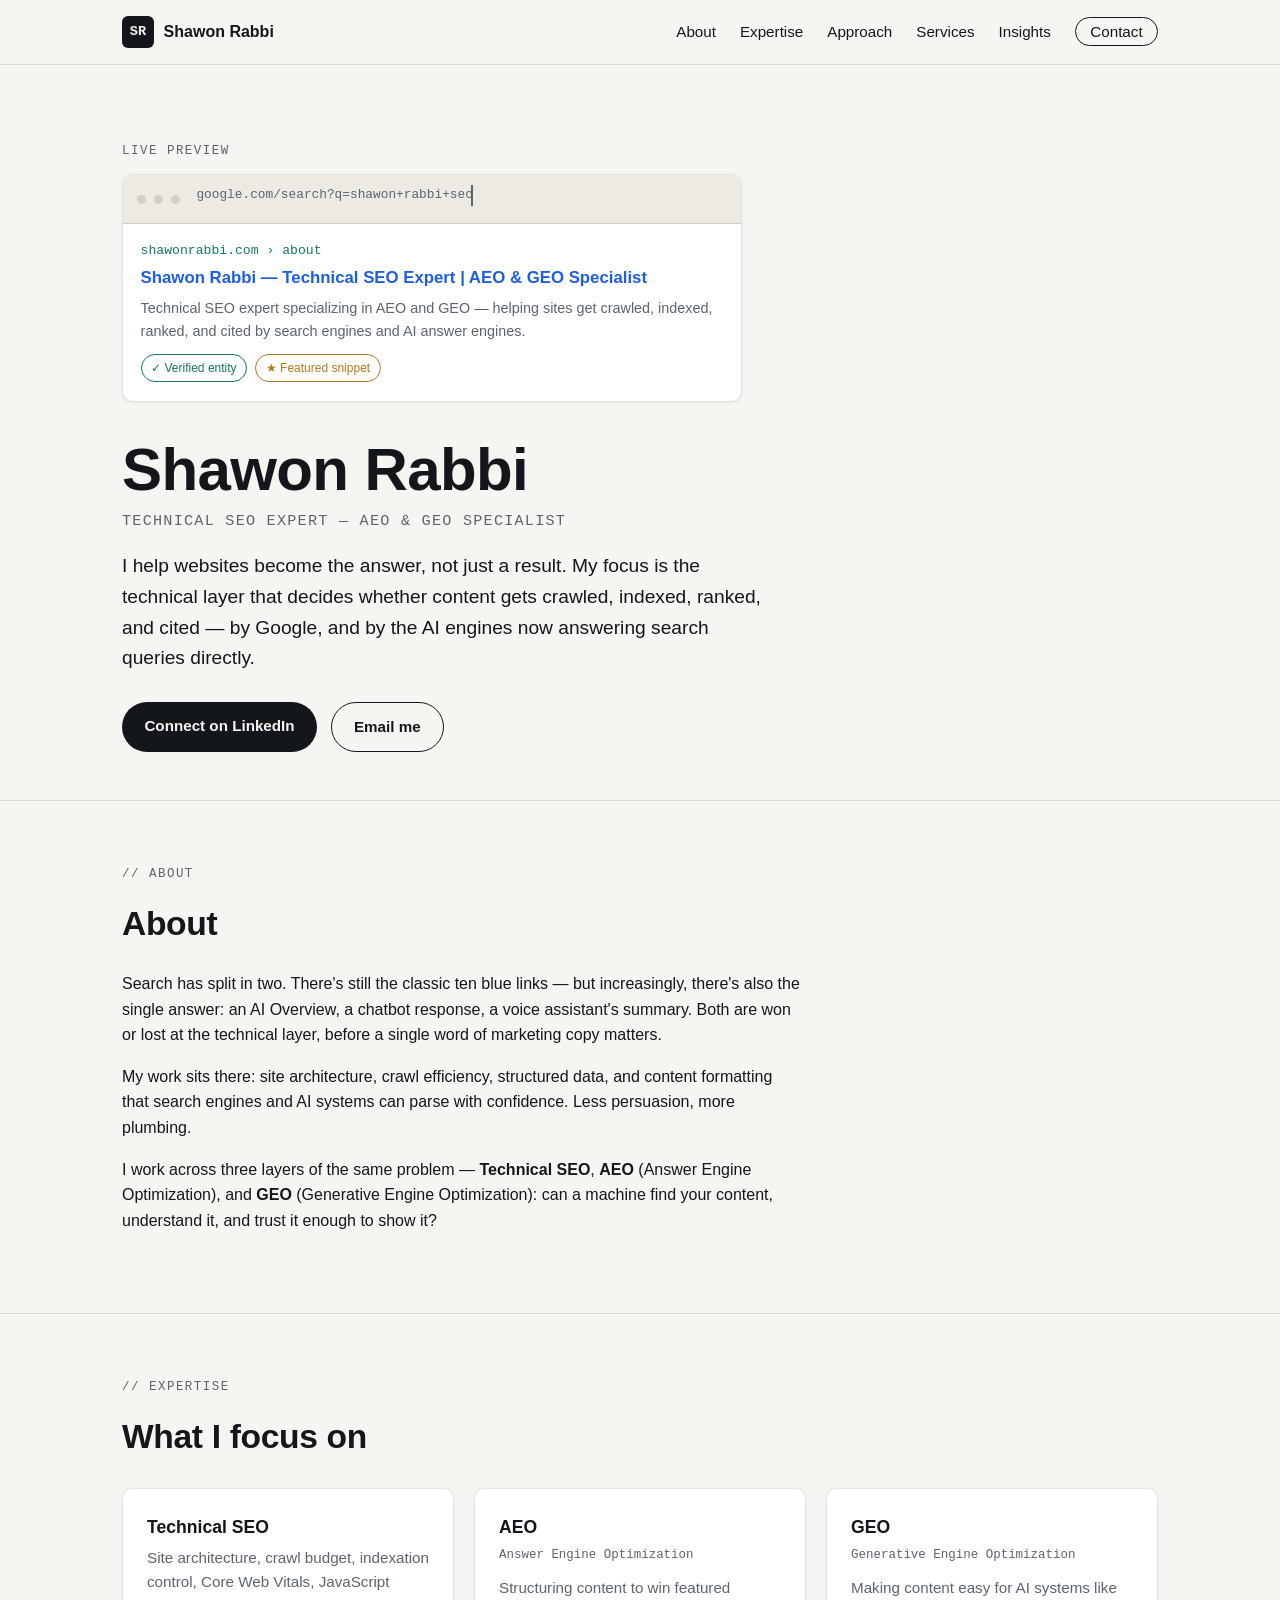
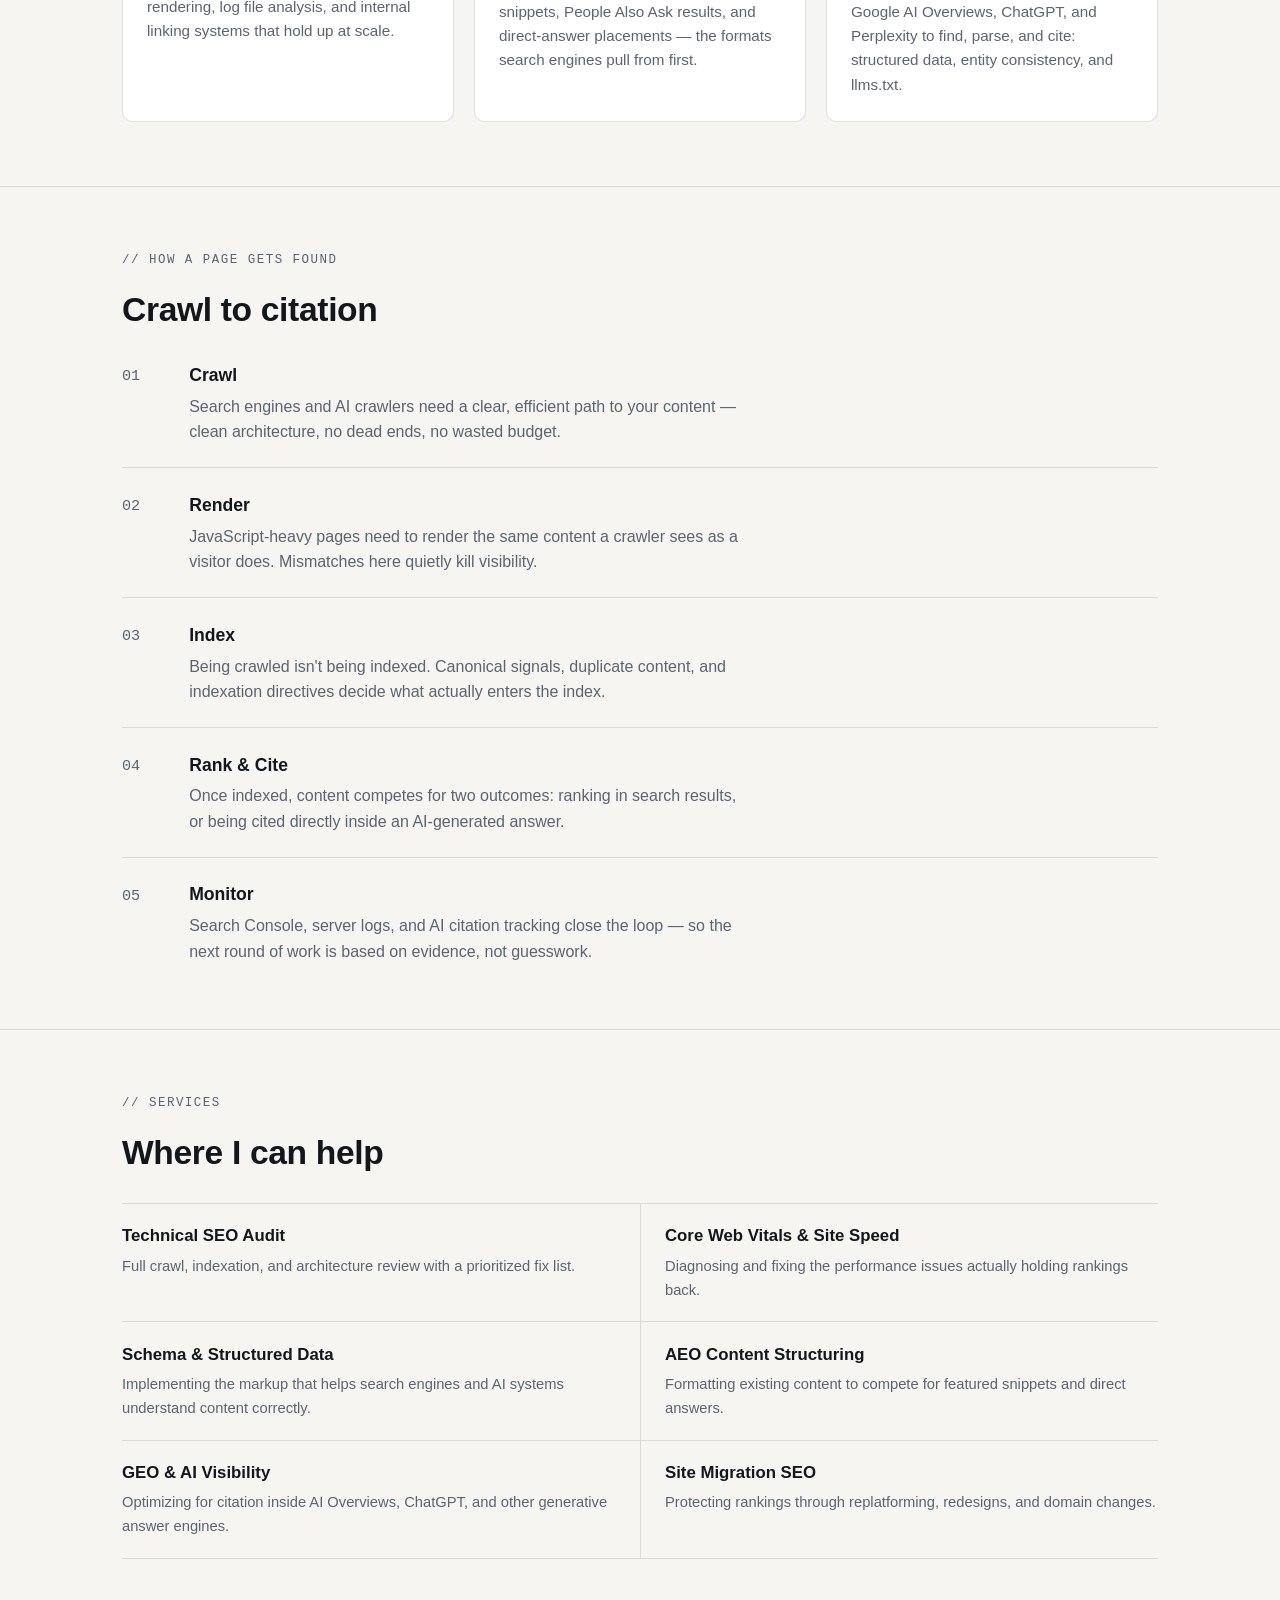
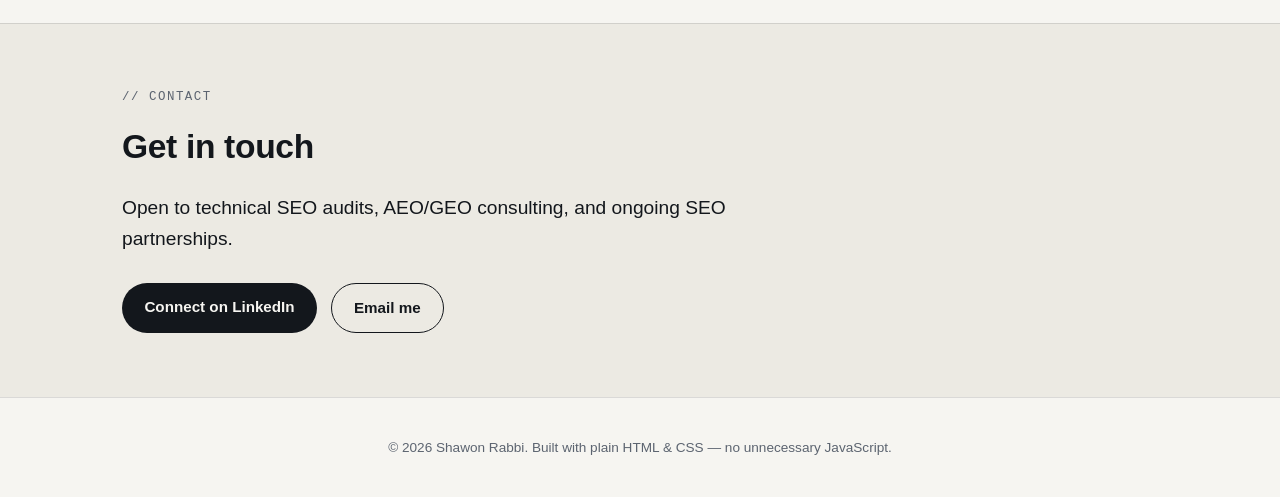
<file: index.html>
<!DOCTYPE html>
<html lang="en">
<head>
<meta charset="UTF-8">
<meta name="viewport" content="width=device-width, initial-scale=1">
<title>Shawon Rabbi — Technical SEO Expert | AEO & GEO Specialist</title>
<meta name="description" content="Shawon Rabbi is a technical SEO expert specializing in AEO (Answer Engine Optimization) and GEO (Generative Engine Optimization) — helping sites get crawled, indexed, ranked, and cited by search engines and AI answer engines.">
<meta name="robots" content="index, follow">
<meta name="theme-color" content="#13171C">
<link rel="canonical" href="https://shawonrabbi12.github.io/">

<!-- Open Graph -->
<meta property="og:type" content="profile">
<meta property="og:title" content="Shawon Rabbi — Technical SEO Expert | AEO & GEO Specialist">
<meta property="og:description" content="Technical SEO expert specializing in AEO and GEO — helping sites get crawled, indexed, ranked, and cited by search engines and AI answer engines.">
<meta property="og:url" content="https://shawonrabbi12.github.io/">
<meta property="profile:first_name" content="Shawon">
<meta property="profile:last_name" content="Rabbi">

<!-- Twitter -->
<meta name="twitter:card" content="summary">
<meta name="twitter:title" content="Shawon Rabbi — Technical SEO Expert | AEO & GEO Specialist">
<meta name="twitter:description" content="Technical SEO expert specializing in AEO and GEO — helping sites get crawled, indexed, ranked, and cited by search engines and AI answer engines.">

<link rel="icon" href="data:image/svg+xml,%3Csvg xmlns='http://www.w3.org/2000/svg' viewBox='0 0 100 100'%3E%3Crect width='100' height='100' rx='20' fill='%2313171C'/%3E%3Ctext x='50' y='66' font-size='42' font-family='ui-monospace,Menlo,Consolas,monospace' fill='%23F6F5F1' text-anchor='middle'%3ESR%3C/text%3E%3C/svg%3E">

<link rel="stylesheet" href="styles.css">

<!-- Structured data: Person -->
<script type="application/ld+json">
{
  "@context": "https://schema.org",
  "@type": "Person",
  "name": "Shawon Rabbi",
  "jobTitle": "Technical SEO Expert",
  "description": "Technical SEO expert specializing in AEO (Answer Engine Optimization) and GEO (Generative Engine Optimization).",
  "url": "https://shawonrabbi12.github.io/",
  "sameAs": [
    "https://www.linkedin.com/in/shawon-rabbi-340435397"
  ],
  "knowsAbout": [
    "Technical SEO",
    "Answer Engine Optimization",
    "Generative Engine Optimization",
    "Schema Markup",
    "Core Web Vitals",
    "Site Architecture"
  ]
}
</script>
</head>
<body>

<a class="skip-link" href="#main">Skip to content</a>

<header class="site-header">
  <nav class="nav" aria-label="Primary">
    <a href="#top" class="brand">
      <span class="brand-mark" aria-hidden="true">SR</span>
      <span class="brand-name">Shawon Rabbi</span>
    </a>
    <ul class="nav-list">
      <li><a href="#about">About</a></li>
      <li><a href="#expertise">Expertise</a></li>
      <li><a href="#approach">Approach</a></li>
      <li><a href="#services">Services</a></li>
      <li><a href="insights.html">Insights</a></li>
      <li><a href="#contact" class="nav-cta">Contact</a></li>
    </ul>
  </nav>
</header>

<main id="main">

  <header class="hero" id="top">
    <p class="eyebrow mono">live preview</p>

    <div class="serp" aria-hidden="true">
      <div class="serp-bar">
        <span class="dot"></span><span class="dot"></span><span class="dot"></span>
        <span class="serp-address mono"><span class="typing">google.com/search?q=shawon+rabbi+seo</span></span>
      </div>
      <div class="serp-result">
        <p class="serp-breadcrumb mono">shawonrabbi.com &rsaquo; about</p>
        <p class="serp-title">Shawon Rabbi — Technical SEO Expert | AEO &amp; GEO Specialist</p>
        <p class="serp-desc">Technical SEO expert specializing in AEO and GEO — helping sites get crawled, indexed, ranked, and cited by search engines and AI answer engines.</p>
        <div class="badges">
          <span class="badge badge-teal">&#10003; Verified entity</span>
          <span class="badge badge-amber">&#9733; Featured snippet</span>
        </div>
      </div>
    </div>

    <h1>Shawon Rabbi</h1>
    <p class="role mono">Technical SEO Expert &mdash; AEO &amp; GEO Specialist</p>
    <p class="lede">I help websites become the answer, not just a result. My focus is the technical layer that decides whether content gets crawled, indexed, ranked, and cited &mdash; by Google, and by the AI engines now answering search queries directly.</p>

    <div class="cta-row">
      <a class="btn btn-primary" href="https://www.linkedin.com/in/shawon-rabbi-340435397" target="_blank" rel="noopener noreferrer">Connect on LinkedIn</a>
      <a class="btn btn-secondary" href="mailto:shawonrabbi321@gmail.com">Email me</a>
    </div>
  </header>

  <section class="section" id="about">
    <div class="section-inner">
      <p class="eyebrow mono">// about</p>
      <h2>About</h2>
      <p>Search has split in two. There's still the classic ten blue links &mdash; but increasingly, there's also the single answer: an AI Overview, a chatbot response, a voice assistant's summary. Both are won or lost at the technical layer, before a single word of marketing copy matters.</p>
      <p>My work sits there: site architecture, crawl efficiency, structured data, and content formatting that search engines and AI systems can parse with confidence. Less persuasion, more plumbing.</p>
      <p>I work across three layers of the same problem &mdash; <strong>Technical SEO</strong>, <strong>AEO</strong> (Answer Engine Optimization), and <strong>GEO</strong> (Generative Engine Optimization): can a machine find your content, understand it, and trust it enough to show it?</p>
    </div>
  </section>

  <section class="section" id="expertise">
    <div class="section-inner">
      <p class="eyebrow mono">// expertise</p>
      <h2>What I focus on</h2>
      <div class="grid-3">
        <article class="card">
          <h3>Technical SEO</h3>
          <p>Site architecture, crawl budget, indexation control, Core Web Vitals, JavaScript rendering, log file analysis, and internal linking systems that hold up at scale.</p>
        </article>
        <article class="card">
          <h3>AEO</h3>
          <p class="card-sub mono">Answer Engine Optimization</p>
          <p>Structuring content to win featured snippets, People Also Ask results, and direct-answer placements &mdash; the formats search engines pull from first.</p>
        </article>
        <article class="card">
          <h3>GEO</h3>
          <p class="card-sub mono">Generative Engine Optimization</p>
          <p>Making content easy for AI systems like Google AI Overviews, ChatGPT, and Perplexity to find, parse, and cite: structured data, entity consistency, and llms.txt.</p>
        </article>
      </div>
    </div>
  </section>

  <section class="section" id="approach">
    <div class="section-inner">
      <p class="eyebrow mono">// how a page gets found</p>
      <h2>Crawl to citation</h2>
      <ol class="approach-list">
        <li class="approach-step">
          <span class="approach-num mono">01</span>
          <div>
            <h3>Crawl</h3>
            <p>Search engines and AI crawlers need a clear, efficient path to your content &mdash; clean architecture, no dead ends, no wasted budget.</p>
          </div>
        </li>
        <li class="approach-step">
          <span class="approach-num mono">02</span>
          <div>
            <h3>Render</h3>
            <p>JavaScript-heavy pages need to render the same content a crawler sees as a visitor does. Mismatches here quietly kill visibility.</p>
          </div>
        </li>
        <li class="approach-step">
          <span class="approach-num mono">03</span>
          <div>
            <h3>Index</h3>
            <p>Being crawled isn't being indexed. Canonical signals, duplicate content, and indexation directives decide what actually enters the index.</p>
          </div>
        </li>
        <li class="approach-step">
          <span class="approach-num mono">04</span>
          <div>
            <h3>Rank &amp; Cite</h3>
            <p>Once indexed, content competes for two outcomes: ranking in search results, or being cited directly inside an AI-generated answer.</p>
          </div>
        </li>
        <li class="approach-step">
          <span class="approach-num mono">05</span>
          <div>
            <h3>Monitor</h3>
            <p>Search Console, server logs, and AI citation tracking close the loop &mdash; so the next round of work is based on evidence, not guesswork.</p>
          </div>
        </li>
      </ol>
    </div>
  </section>

  <section class="section" id="services">
    <div class="section-inner">
      <p class="eyebrow mono">// services</p>
      <h2>Where I can help</h2>
      <ul class="services-list">
        <li class="service-item">
          <h3>Technical SEO Audit</h3>
          <p>Full crawl, indexation, and architecture review with a prioritized fix list.</p>
        </li>
        <li class="service-item">
          <h3>Core Web Vitals &amp; Site Speed</h3>
          <p>Diagnosing and fixing the performance issues actually holding rankings back.</p>
        </li>
        <li class="service-item">
          <h3>Schema &amp; Structured Data</h3>
          <p>Implementing the markup that helps search engines and AI systems understand content correctly.</p>
        </li>
        <li class="service-item">
          <h3>AEO Content Structuring</h3>
          <p>Formatting existing content to compete for featured snippets and direct answers.</p>
        </li>
        <li class="service-item">
          <h3>GEO &amp; AI Visibility</h3>
          <p>Optimizing for citation inside AI Overviews, ChatGPT, and other generative answer engines.</p>
        </li>
        <li class="service-item">
          <h3>Site Migration SEO</h3>
          <p>Protecting rankings through replatforming, redesigns, and domain changes.</p>
        </li>
      </ul>
    </div>
  </section>

  <section class="section section-contact" id="contact">
    <div class="section-inner">
      <p class="eyebrow mono">// contact</p>
      <h2>Get in touch</h2>
      <p class="lede">Open to technical SEO audits, AEO/GEO consulting, and ongoing SEO partnerships.</p>
      <div class="cta-row">
        <a class="btn btn-primary" href="https://www.linkedin.com/in/shawon-rabbi-340435397" target="_blank" rel="noopener noreferrer">Connect on LinkedIn</a>
        <a class="btn btn-secondary" href="mailto:shawonrabbi321@gmail.com">Email me</a>
      </div>
    </div>
  </section>

</main>

<footer class="site-footer">
  <p>&copy; 2026 Shawon Rabbi. Built with plain HTML &amp; CSS &mdash; no unnecessary JavaScript.</p>
</footer>

</body>
</html>
</file>
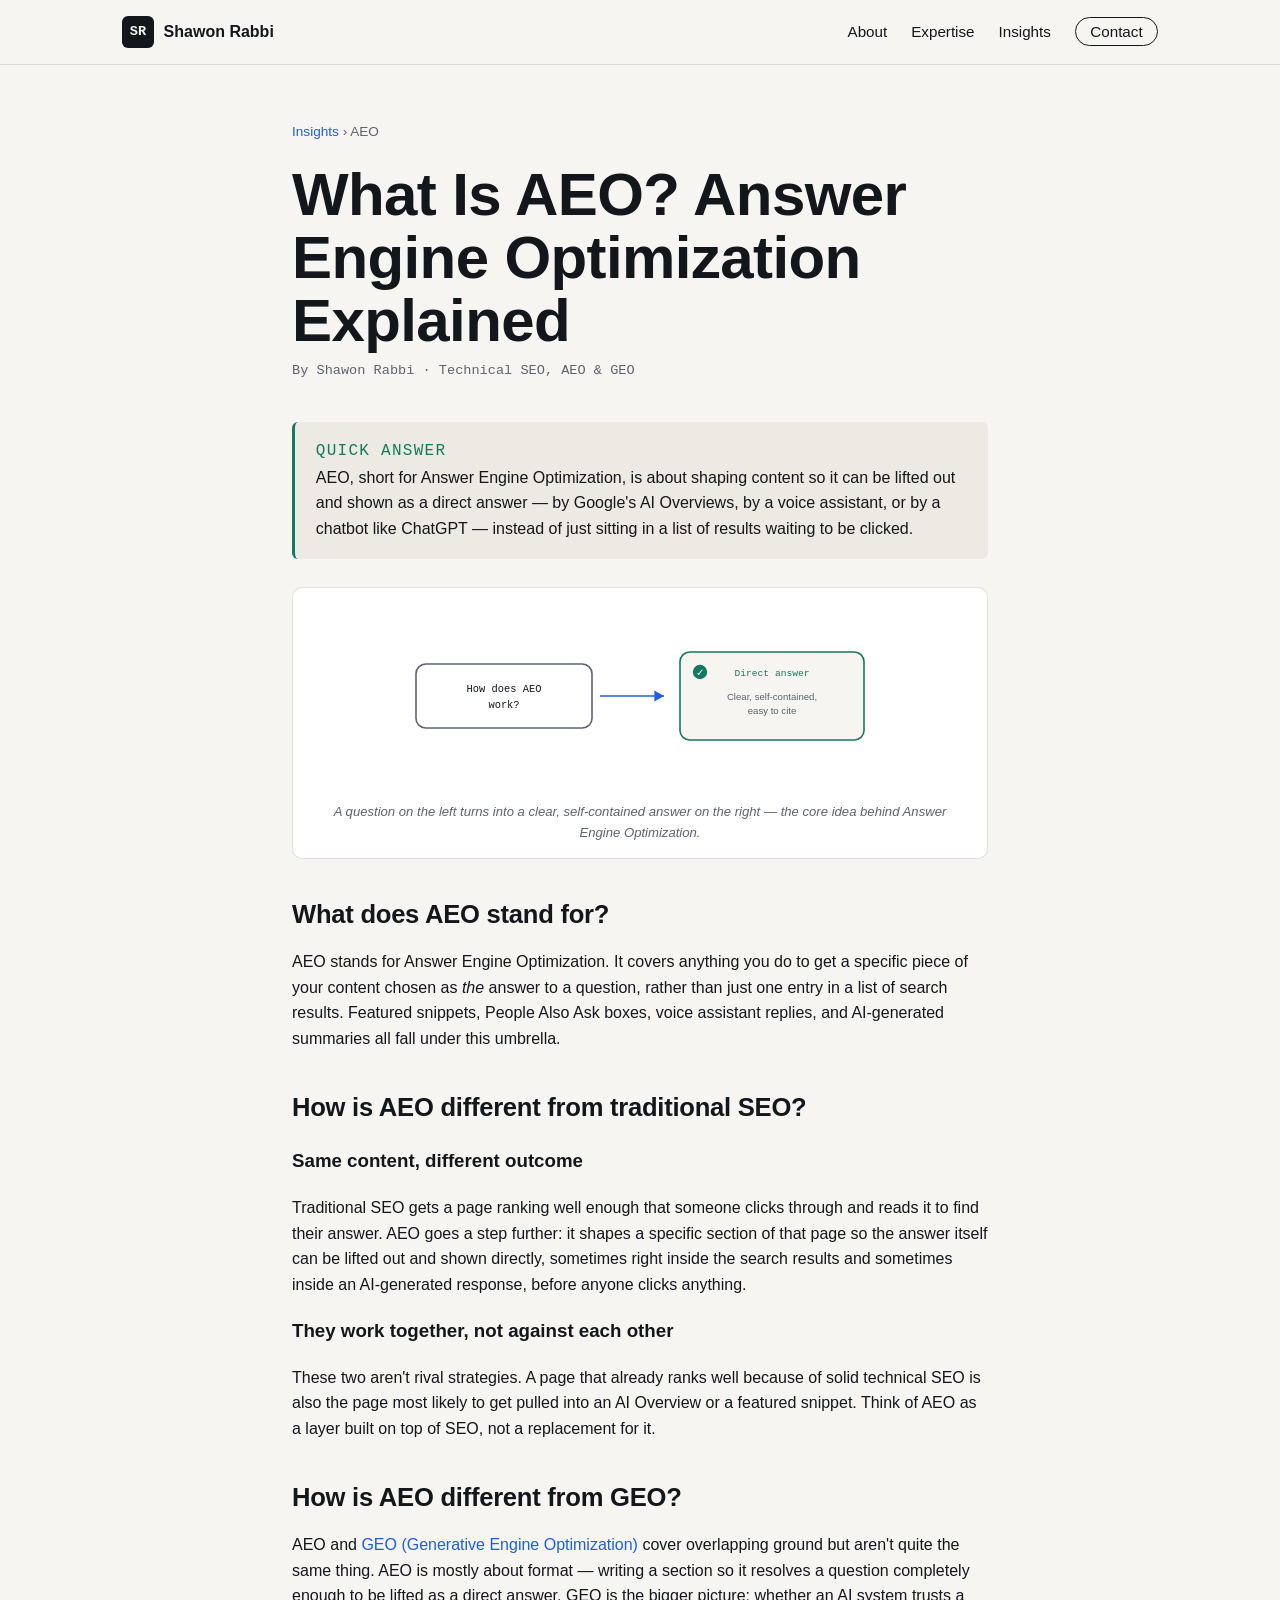
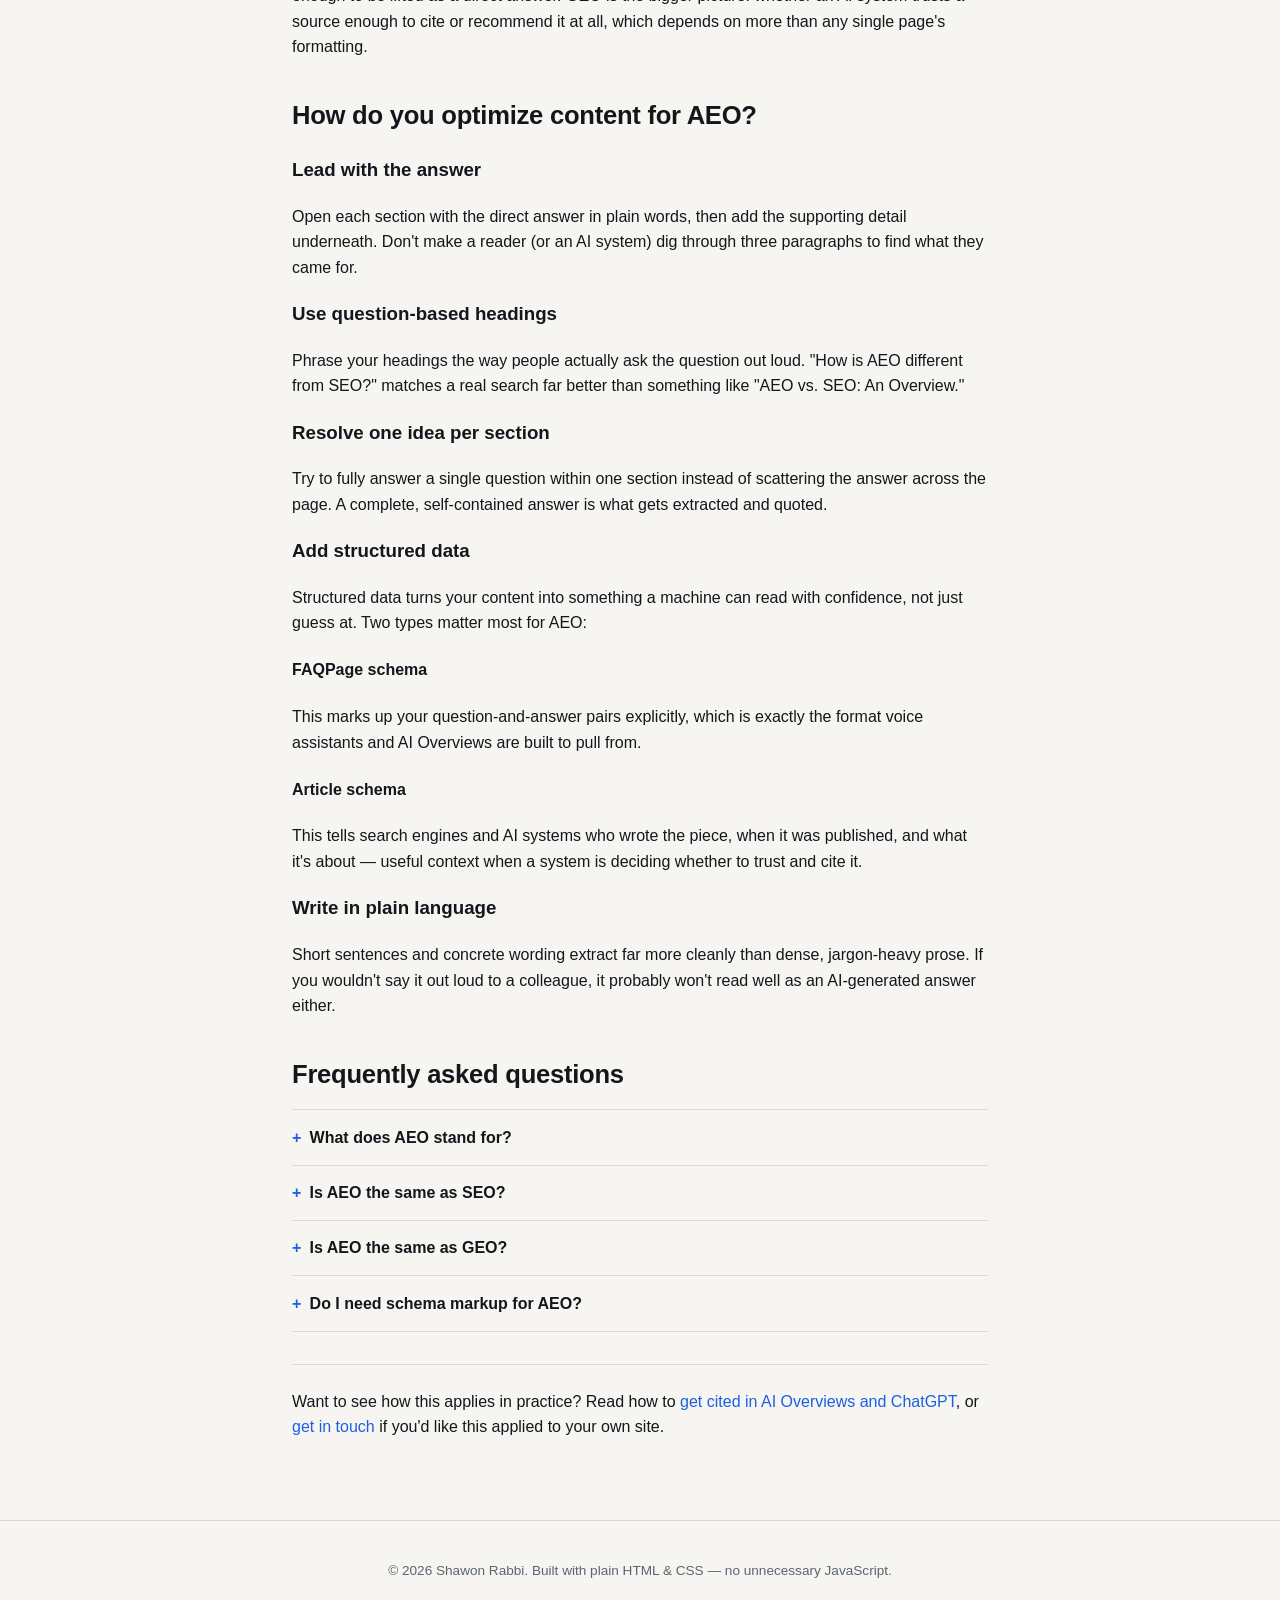
<file: aeo-explained.html>
<!DOCTYPE html>
<html lang="en">
<head>
<meta charset="UTF-8">
<meta name="viewport" content="width=device-width, initial-scale=1">
<title>What Is AEO? Answer Engine Optimization Explained</title>
<meta name="description" content="AEO (Answer Engine Optimization) means structuring content so search engines and AI tools can extract a direct, citable answer. Here's how it works.">
<meta name="robots" content="index, follow">
<meta name="theme-color" content="#13171C">
<link rel="canonical" href="https://shawonrabbi12.github.io/aeo-explained.html">

<meta property="og:type" content="article">
<meta property="og:title" content="What Is AEO? Answer Engine Optimization Explained">
<meta property="og:description" content="AEO (Answer Engine Optimization) means structuring content so search engines and AI tools can extract a direct, citable answer.">
<meta property="og:url" content="https://shawonrabbi12.github.io/aeo-explained.html">

<link rel="icon" href="data:image/svg+xml,%3Csvg xmlns='http://www.w3.org/2000/svg' viewBox='0 0 100 100'%3E%3Crect width='100' height='100' rx='20' fill='%2313171C'/%3E%3Ctext x='50' y='66' font-size='42' font-family='ui-monospace,Menlo,Consolas,monospace' fill='%23F6F5F1' text-anchor='middle'%3ESR%3C/text%3E%3C/svg%3E">

<link rel="stylesheet" href="styles.css">

<script type="application/ld+json">
{
  "@context": "https://schema.org",
  "@type": "Article",
  "headline": "What Is AEO? Answer Engine Optimization Explained",
  "description": "AEO (Answer Engine Optimization) means structuring content so search engines and AI tools can extract a direct, citable answer.",
  "author": { "@type": "Person", "name": "Shawon Rabbi", "url": "https://shawonrabbi12.github.io/" },
  "publisher": { "@type": "Person", "name": "Shawon Rabbi" },
  "mainEntityOfPage": "https://shawonrabbi12.github.io/aeo-explained.html",
  "datePublished": "2026-06-20"
}
</script>
<script type="application/ld+json">
{
  "@context": "https://schema.org",
  "@type": "FAQPage",
  "mainEntity": [
    {
      "@type": "Question",
      "name": "What does AEO stand for?",
      "acceptedAnswer": { "@type": "Answer", "text": "AEO stands for Answer Engine Optimization — structuring content so it can be extracted and presented as a direct answer by search engines and AI tools." }
    },
    {
      "@type": "Question",
      "name": "Is AEO the same as SEO?",
      "acceptedAnswer": { "@type": "Answer", "text": "No. SEO aims to rank a page in a list of results. AEO aims to have a specific passage of content selected as the direct answer, with or without a click-through." }
    },
    {
      "@type": "Question",
      "name": "Is AEO the same as GEO?",
      "acceptedAnswer": { "@type": "Answer", "text": "They overlap but are not identical. AEO focuses on direct-answer formats like featured snippets and voice answers. GEO is broader, covering whether AI tools trust and cite a source at all." }
    },
    {
      "@type": "Question",
      "name": "Do I need schema markup for AEO?",
      "acceptedAnswer": { "@type": "Answer", "text": "It helps. Schema markup, especially FAQPage and Article schema, gives search engines and AI systems explicit signals about what a piece of content answers." }
    }
  ]
}
</script>
</head>
<body>

<a class="skip-link" href="#main">Skip to content</a>

<header class="site-header">
  <nav class="nav" aria-label="Primary">
    <a href="index.html" class="brand">
      <span class="brand-mark" aria-hidden="true">SR</span>
      <span class="brand-name">Shawon Rabbi</span>
    </a>
    <ul class="nav-list">
      <li><a href="index.html#about">About</a></li>
      <li><a href="index.html#expertise">Expertise</a></li>
      <li><a href="insights.html">Insights</a></li>
      <li><a href="index.html#contact" class="nav-cta">Contact</a></li>
    </ul>
  </nav>
</header>

<main id="main">
  <article>
    <header class="post-header">
      <p class="breadcrumb"><a href="insights.html">Insights</a> &rsaquo; AEO</p>
      <h1>What Is AEO? Answer Engine Optimization Explained</h1>
      <p class="post-meta mono">By Shawon Rabbi &middot; Technical SEO, AEO &amp; GEO</p>
    </header>

    <div class="post-body">

      <div class="tldr">
        <p class="tldr-label mono">Quick answer</p>
        <p>AEO, short for Answer Engine Optimization, is about shaping content so it can be lifted out and shown as a direct answer &mdash; by Google's AI Overviews, by a voice assistant, or by a chatbot like ChatGPT &mdash; instead of just sitting in a list of results waiting to be clicked.</p>
      </div>

      <figure class="post-figure">
        <svg viewBox="0 0 600 220" xmlns="http://www.w3.org/2000/svg" aria-hidden="true">
          <rect x="20" y="70" width="220" height="80" rx="12" fill="none" stroke="#5C6470" stroke-width="2"/>
          <text x="130" y="105" text-anchor="middle" font-family="ui-monospace,monospace" font-size="13" fill="#13171C">How does AEO</text>
          <text x="130" y="125" text-anchor="middle" font-family="ui-monospace,monospace" font-size="13" fill="#13171C">work?</text>
          <line x1="250" y1="110" x2="330" y2="110" stroke="#1E5FE0" stroke-width="2"/>
          <polygon points="330,110 318,103 318,117" fill="#1E5FE0"/>
          <rect x="350" y="55" width="230" height="110" rx="12" fill="#F6F5F1" stroke="#137A5E" stroke-width="2"/>
          <circle cx="375" cy="80" r="9" fill="#137A5E"/>
          <text x="375" y="85" text-anchor="middle" font-size="12" fill="#fff">&#10003;</text>
          <text x="465" y="85" text-anchor="middle" font-family="ui-monospace,monospace" font-size="12" fill="#137A5E">Direct answer</text>
          <text x="465" y="115" text-anchor="middle" font-size="12" fill="#5C6470">Clear, self-contained,</text>
          <text x="465" y="133" text-anchor="middle" font-size="12" fill="#5C6470">easy to cite</text>
        </svg>
        <figcaption>A question on the left turns into a clear, self-contained answer on the right — the core idea behind Answer Engine Optimization.</figcaption>
      </figure>

      <h2>What does AEO stand for?</h2>
      <p>AEO stands for Answer Engine Optimization. It covers anything you do to get a specific piece of your content chosen as <em>the</em> answer to a question, rather than just one entry in a list of search results. Featured snippets, People Also Ask boxes, voice assistant replies, and AI-generated summaries all fall under this umbrella.</p>

      <h2>How is AEO different from traditional SEO?</h2>

      <h3>Same content, different outcome</h3>
      <p>Traditional SEO gets a page ranking well enough that someone clicks through and reads it to find their answer. AEO goes a step further: it shapes a specific section of that page so the answer itself can be lifted out and shown directly, sometimes right inside the search results and sometimes inside an AI-generated response, before anyone clicks anything.</p>

      <h3>They work together, not against each other</h3>
      <p>These two aren't rival strategies. A page that already ranks well because of solid technical SEO is also the page most likely to get pulled into an AI Overview or a featured snippet. Think of AEO as a layer built on top of SEO, not a replacement for it.</p>

      <h2>How is AEO different from GEO?</h2>
      <p>AEO and <a href="geo-explained.html">GEO (Generative Engine Optimization)</a> cover overlapping ground but aren't quite the same thing. AEO is mostly about format &mdash; writing a section so it resolves a question completely enough to be lifted as a direct answer. GEO is the bigger picture: whether an AI system trusts a source enough to cite or recommend it at all, which depends on more than any single page's formatting.</p>

      <h2>How do you optimize content for AEO?</h2>

      <h3>Lead with the answer</h3>
      <p>Open each section with the direct answer in plain words, then add the supporting detail underneath. Don't make a reader (or an AI system) dig through three paragraphs to find what they came for.</p>

      <h3>Use question-based headings</h3>
      <p>Phrase your headings the way people actually ask the question out loud. "How is AEO different from SEO?" matches a real search far better than something like "AEO vs. SEO: An Overview."</p>

      <h3>Resolve one idea per section</h3>
      <p>Try to fully answer a single question within one section instead of scattering the answer across the page. A complete, self-contained answer is what gets extracted and quoted.</p>

      <h3>Add structured data</h3>
      <p>Structured data turns your content into something a machine can read with confidence, not just guess at. Two types matter most for AEO:</p>

      <h4>FAQPage schema</h4>
      <p>This marks up your question-and-answer pairs explicitly, which is exactly the format voice assistants and AI Overviews are built to pull from.</p>

      <h4>Article schema</h4>
      <p>This tells search engines and AI systems who wrote the piece, when it was published, and what it's about &mdash; useful context when a system is deciding whether to trust and cite it.</p>

      <h3>Write in plain language</h3>
      <p>Short sentences and concrete wording extract far more cleanly than dense, jargon-heavy prose. If you wouldn't say it out loud to a colleague, it probably won't read well as an AI-generated answer either.</p>

      <h2>Frequently asked questions</h2>

      <details class="faq-item">
        <summary>What does AEO stand for?</summary>
        <p>AEO stands for Answer Engine Optimization — structuring content so it can be extracted and presented as a direct answer by search engines and AI tools.</p>
      </details>
      <details class="faq-item">
        <summary>Is AEO the same as SEO?</summary>
        <p>No. SEO aims to rank a page in a list of results. AEO aims to have a specific passage of content selected as the direct answer, with or without a click-through.</p>
      </details>
      <details class="faq-item">
        <summary>Is AEO the same as GEO?</summary>
        <p>They overlap but are not identical. AEO focuses on direct-answer formats like featured snippets and voice answers. GEO is broader, covering whether AI tools trust and cite a source at all.</p>
      </details>
      <details class="faq-item">
        <summary>Do I need schema markup for AEO?</summary>
        <p>It helps. Schema markup, especially FAQPage and Article schema, gives search engines and AI systems explicit signals about what a piece of content answers.</p>
      </details>

      <div class="post-cta">
        <p>Want to see how this applies in practice? Read how to <a href="ai-overview-chatgpt-citations.html">get cited in AI Overviews and ChatGPT</a>, or <a href="index.html#contact">get in touch</a> if you'd like this applied to your own site.</p>
      </div>

    </div>
  </article>
</main>

<footer class="site-footer">
  <p>&copy; 2026 Shawon Rabbi. Built with plain HTML &amp; CSS &mdash; no unnecessary JavaScript.</p>
</footer>

</body>
</html>
</file>
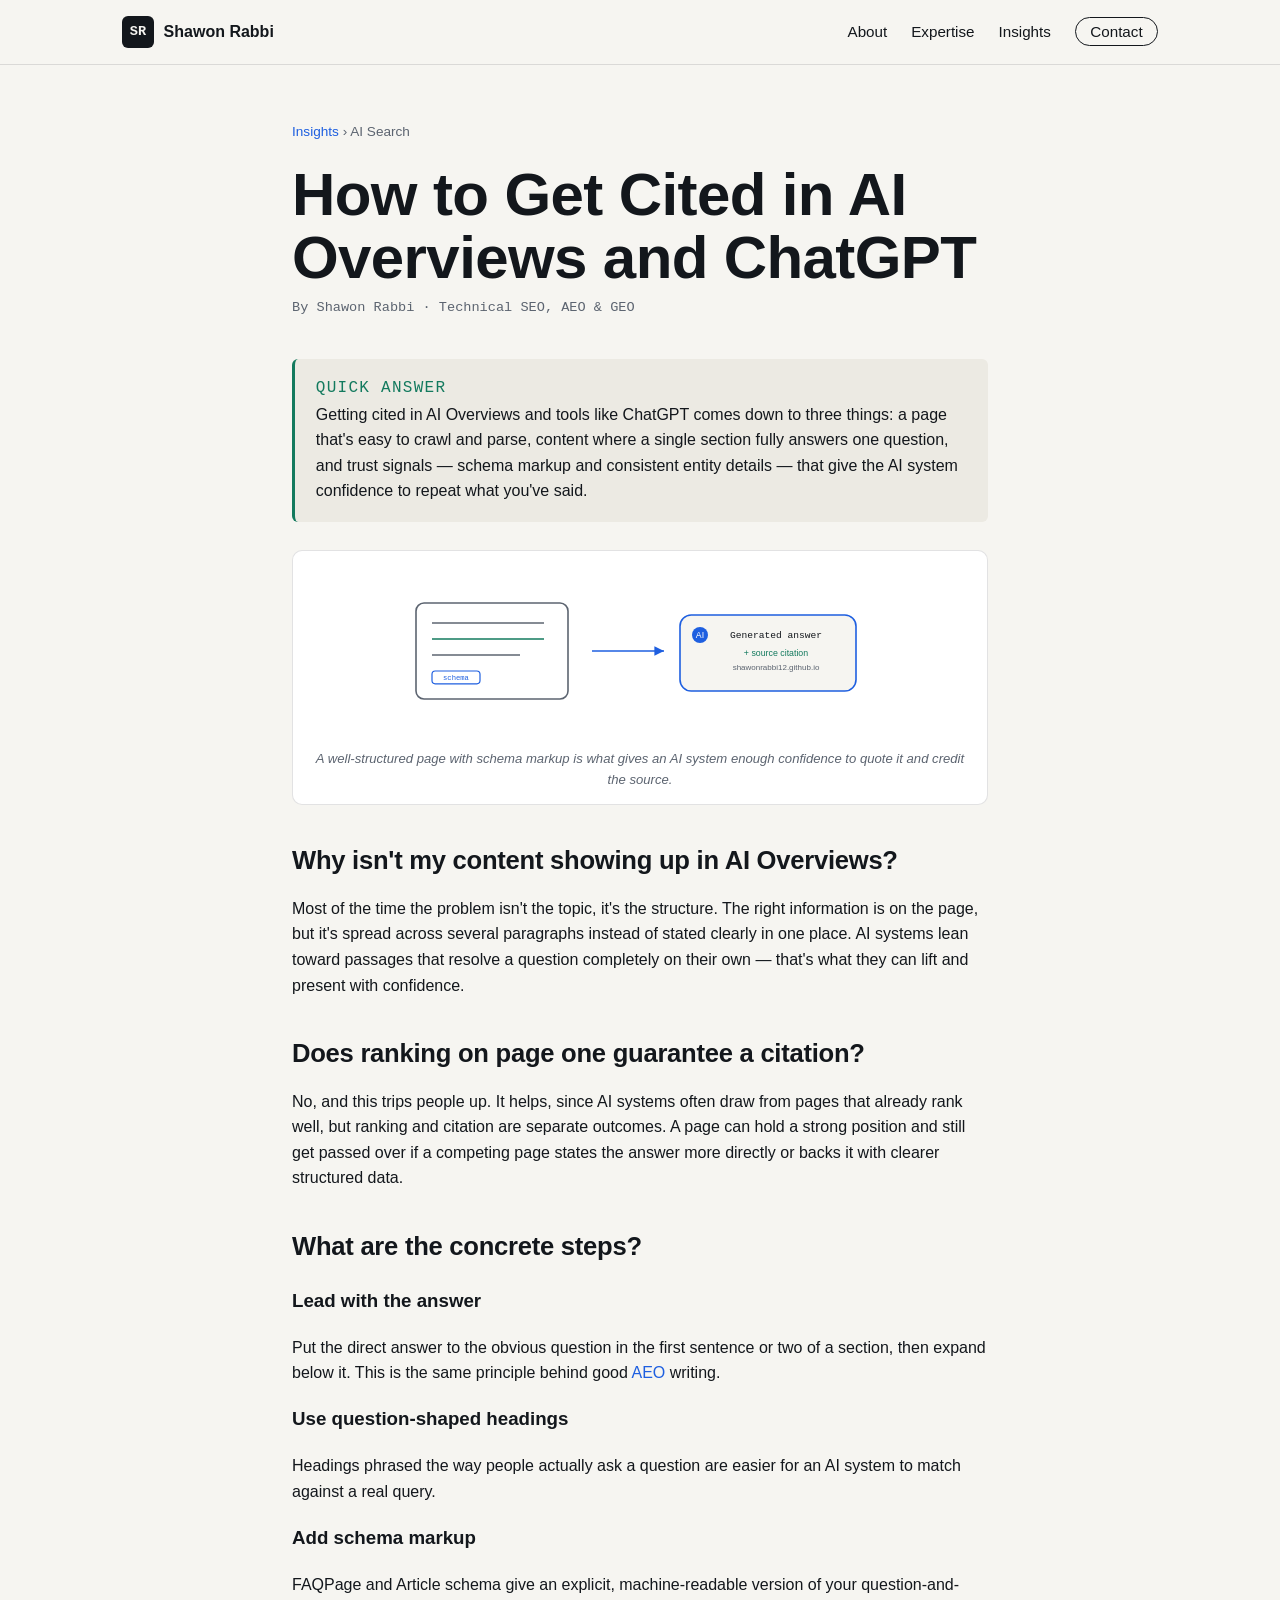
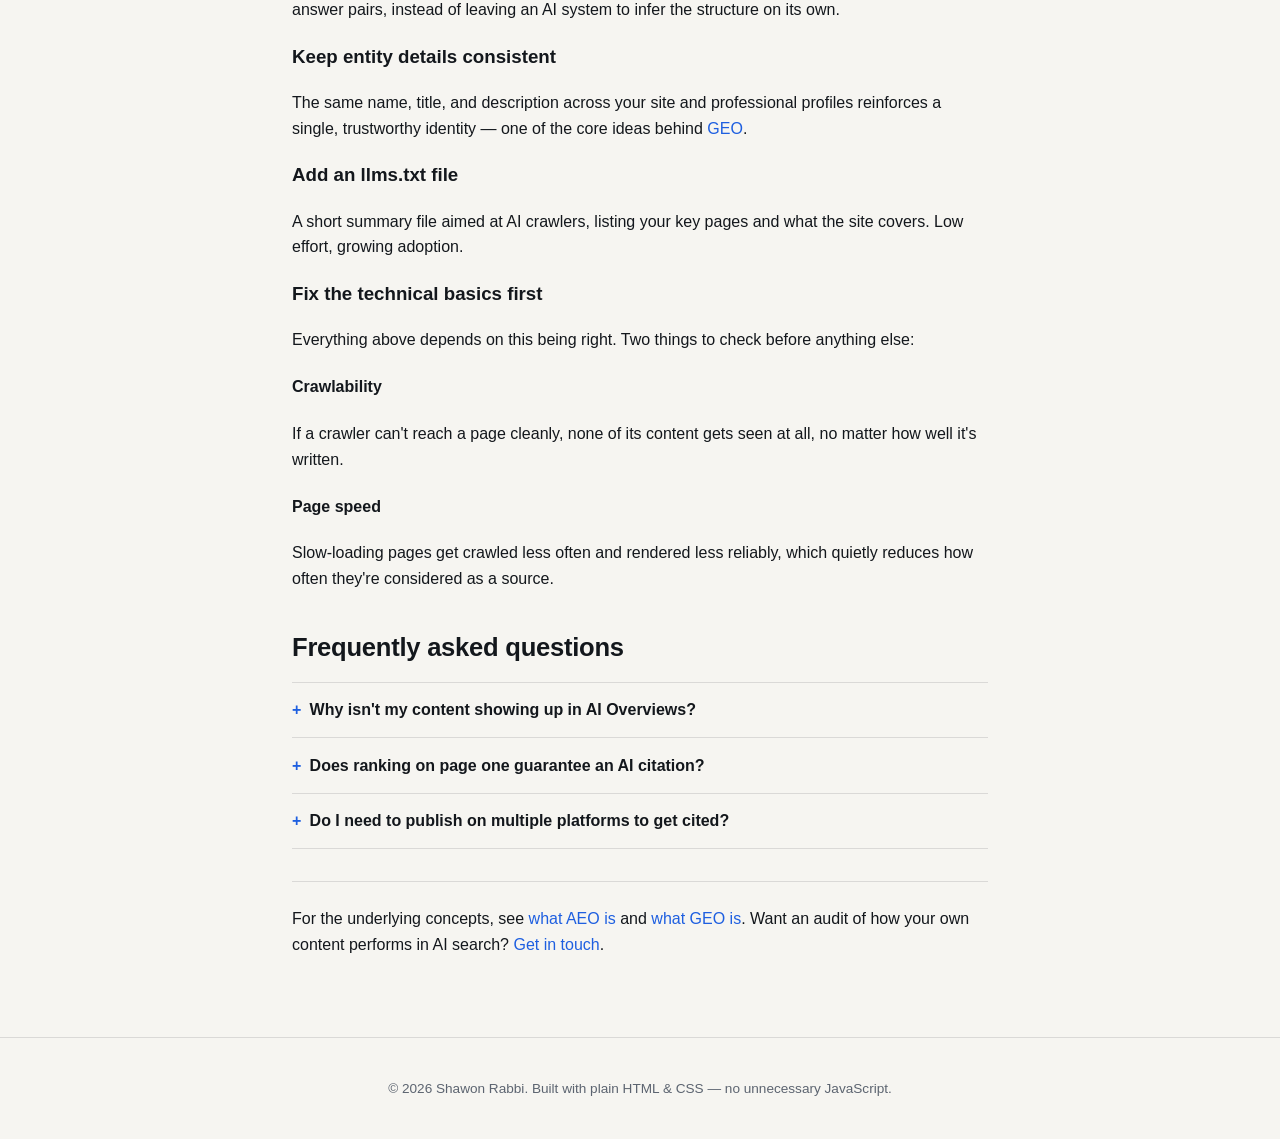
<file: ai-overview-chatgpt-citations.html>
<!DOCTYPE html>
<html lang="en">
<head>
<meta charset="UTF-8">
<meta name="viewport" content="width=device-width, initial-scale=1">
<title>How to Get Cited in AI Overviews and ChatGPT</title>
<meta name="description" content="Getting cited in AI Overviews and ChatGPT comes down to structure, schema, and trust signals. Here are the concrete steps that actually move the needle.">
<meta name="robots" content="index, follow">
<meta name="theme-color" content="#13171C">
<link rel="canonical" href="https://shawonrabbi12.github.io/ai-overview-chatgpt-citations.html">

<meta property="og:type" content="article">
<meta property="og:title" content="How to Get Cited in AI Overviews and ChatGPT">
<meta property="og:description" content="Getting cited in AI Overviews and ChatGPT comes down to structure, schema, and trust signals. Here are the concrete steps.">
<meta property="og:url" content="https://shawonrabbi12.github.io/ai-overview-chatgpt-citations.html">

<link rel="icon" href="data:image/svg+xml,%3Csvg xmlns='http://www.w3.org/2000/svg' viewBox='0 0 100 100'%3E%3Crect width='100' height='100' rx='20' fill='%2313171C'/%3E%3Ctext x='50' y='66' font-size='42' font-family='ui-monospace,Menlo,Consolas,monospace' fill='%23F6F5F1' text-anchor='middle'%3ESR%3C/text%3E%3C/svg%3E">

<link rel="stylesheet" href="styles.css">

<script type="application/ld+json">
{
  "@context": "https://schema.org",
  "@type": "Article",
  "headline": "How to Get Cited in AI Overviews and ChatGPT",
  "description": "Getting cited in AI Overviews and ChatGPT comes down to structure, schema, and trust signals.",
  "author": { "@type": "Person", "name": "Shawon Rabbi", "url": "https://shawonrabbi12.github.io/" },
  "publisher": { "@type": "Person", "name": "Shawon Rabbi" },
  "mainEntityOfPage": "https://shawonrabbi12.github.io/ai-overview-chatgpt-citations.html",
  "datePublished": "2026-06-20"
}
</script>
<script type="application/ld+json">
{
  "@context": "https://schema.org",
  "@type": "FAQPage",
  "mainEntity": [
    {
      "@type": "Question",
      "name": "Why isn't my content showing up in AI Overviews?",
      "acceptedAnswer": { "@type": "Answer", "text": "Usually because the answer to the likely question is buried inside a long paragraph instead of stated clearly and early, or because the page lacks the structured data that would make the content easier to parse with confidence." }
    },
    {
      "@type": "Question",
      "name": "Does ranking on page one guarantee an AI citation?",
      "acceptedAnswer": { "@type": "Answer", "text": "No. Ranking helps because AI systems often pull from well-ranking pages, but a page can rank well and still be skipped if its structure or sourcing doesn't give the AI system enough confidence to cite it directly." }
    },
    {
      "@type": "Question",
      "name": "Do I need to publish on multiple platforms to get cited?",
      "acceptedAnswer": { "@type": "Answer", "text": "It helps. When the same core information appears consistently across a website, LinkedIn, and other professional profiles, AI systems treat that consistency as a trust signal." }
    }
  ]
}
</script>
</head>
<body>

<a class="skip-link" href="#main">Skip to content</a>

<header class="site-header">
  <nav class="nav" aria-label="Primary">
    <a href="index.html" class="brand">
      <span class="brand-mark" aria-hidden="true">SR</span>
      <span class="brand-name">Shawon Rabbi</span>
    </a>
    <ul class="nav-list">
      <li><a href="index.html#about">About</a></li>
      <li><a href="index.html#expertise">Expertise</a></li>
      <li><a href="insights.html">Insights</a></li>
      <li><a href="index.html#contact" class="nav-cta">Contact</a></li>
    </ul>
  </nav>
</header>

<main id="main">
  <article>
    <header class="post-header">
      <p class="breadcrumb"><a href="insights.html">Insights</a> &rsaquo; AI Search</p>
      <h1>How to Get Cited in AI Overviews and ChatGPT</h1>
      <p class="post-meta mono">By Shawon Rabbi &middot; Technical SEO, AEO &amp; GEO</p>
    </header>

    <div class="post-body">

      <div class="tldr">
        <p class="tldr-label mono">Quick answer</p>
        <p>Getting cited in AI Overviews and tools like ChatGPT comes down to three things: a page that's easy to crawl and parse, content where a single section fully answers one question, and trust signals &mdash; schema markup and consistent entity details &mdash; that give the AI system confidence to repeat what you've said.</p>
      </div>

      <figure class="post-figure">
        <svg viewBox="0 0 600 200" xmlns="http://www.w3.org/2000/svg" aria-hidden="true">
          <rect x="20" y="40" width="190" height="120" rx="10" fill="#fff" stroke="#5C6470" stroke-width="2"/>
          <line x1="40" y1="65" x2="180" y2="65" stroke="#5C6470" stroke-width="2"/>
          <line x1="40" y1="85" x2="180" y2="85" stroke="#137A5E" stroke-width="2"/>
          <line x1="40" y1="105" x2="150" y2="105" stroke="#5C6470" stroke-width="2"/>
          <rect x="40" y="125" width="60" height="16" rx="4" fill="none" stroke="#1E5FE0" stroke-width="1.5"/>
          <text x="70" y="136" text-anchor="middle" font-size="9" fill="#1E5FE0" font-family="ui-monospace,monospace">schema</text>
          <line x1="240" y1="100" x2="330" y2="100" stroke="#1E5FE0" stroke-width="2"/>
          <polygon points="330,100 318,94 318,106" fill="#1E5FE0"/>
          <rect x="350" y="55" width="220" height="95" rx="14" fill="#F6F5F1" stroke="#1E5FE0" stroke-width="2"/>
          <circle cx="375" cy="80" r="10" fill="#1E5FE0"/>
          <text x="375" y="84" text-anchor="middle" font-size="11" fill="#fff">AI</text>
          <text x="470" y="84" text-anchor="middle" font-family="ui-monospace,monospace" font-size="12" fill="#13171C">Generated answer</text>
          <text x="470" y="106" text-anchor="middle" font-size="11" fill="#137A5E">+ source citation</text>
          <text x="470" y="124" text-anchor="middle" font-size="10" fill="#5C6470">shawonrabbi12.github.io</text>
        </svg>
        <figcaption>A well-structured page with schema markup is what gives an AI system enough confidence to quote it and credit the source.</figcaption>
      </figure>

      <h2>Why isn't my content showing up in AI Overviews?</h2>
      <p>Most of the time the problem isn't the topic, it's the structure. The right information is on the page, but it's spread across several paragraphs instead of stated clearly in one place. AI systems lean toward passages that resolve a question completely on their own &mdash; that's what they can lift and present with confidence.</p>

      <h2>Does ranking on page one guarantee a citation?</h2>
      <p>No, and this trips people up. It helps, since AI systems often draw from pages that already rank well, but ranking and citation are separate outcomes. A page can hold a strong position and still get passed over if a competing page states the answer more directly or backs it with clearer structured data.</p>

      <h2>What are the concrete steps?</h2>

      <h3>Lead with the answer</h3>
      <p>Put the direct answer to the obvious question in the first sentence or two of a section, then expand below it. This is the same principle behind good <a href="aeo-explained.html">AEO</a> writing.</p>

      <h3>Use question-shaped headings</h3>
      <p>Headings phrased the way people actually ask a question are easier for an AI system to match against a real query.</p>

      <h3>Add schema markup</h3>
      <p>FAQPage and Article schema give an explicit, machine-readable version of your question-and-answer pairs, instead of leaving an AI system to infer the structure on its own.</p>

      <h3>Keep entity details consistent</h3>
      <p>The same name, title, and description across your site and professional profiles reinforces a single, trustworthy identity &mdash; one of the core ideas behind <a href="geo-explained.html">GEO</a>.</p>

      <h3>Add an llms.txt file</h3>
      <p>A short summary file aimed at AI crawlers, listing your key pages and what the site covers. Low effort, growing adoption.</p>

      <h3>Fix the technical basics first</h3>
      <p>Everything above depends on this being right. Two things to check before anything else:</p>

      <h4>Crawlability</h4>
      <p>If a crawler can't reach a page cleanly, none of its content gets seen at all, no matter how well it's written.</p>

      <h4>Page speed</h4>
      <p>Slow-loading pages get crawled less often and rendered less reliably, which quietly reduces how often they're considered as a source.</p>

      <h2>Frequently asked questions</h2>

      <details class="faq-item">
        <summary>Why isn't my content showing up in AI Overviews?</summary>
        <p>Usually because the answer to the likely question is buried inside a long paragraph instead of stated clearly and early, or because the page lacks the structured data that would make the content easier to parse with confidence.</p>
      </details>
      <details class="faq-item">
        <summary>Does ranking on page one guarantee an AI citation?</summary>
        <p>No. Ranking helps because AI systems often pull from well-ranking pages, but a page can rank well and still be skipped if its structure or sourcing doesn't give the AI system enough confidence to cite it directly.</p>
      </details>
      <details class="faq-item">
        <summary>Do I need to publish on multiple platforms to get cited?</summary>
        <p>It helps. When the same core information appears consistently across a website, LinkedIn, and other professional profiles, AI systems treat that consistency as a trust signal.</p>
      </details>

      <div class="post-cta">
        <p>For the underlying concepts, see <a href="aeo-explained.html">what AEO is</a> and <a href="geo-explained.html">what GEO is</a>. Want an audit of how your own content performs in AI search? <a href="index.html#contact">Get in touch</a>.</p>
      </div>

    </div>
  </article>
</main>

<footer class="site-footer">
  <p>&copy; 2026 Shawon Rabbi. Built with plain HTML &amp; CSS &mdash; no unnecessary JavaScript.</p>
</footer>

</body>
</html>
</file>
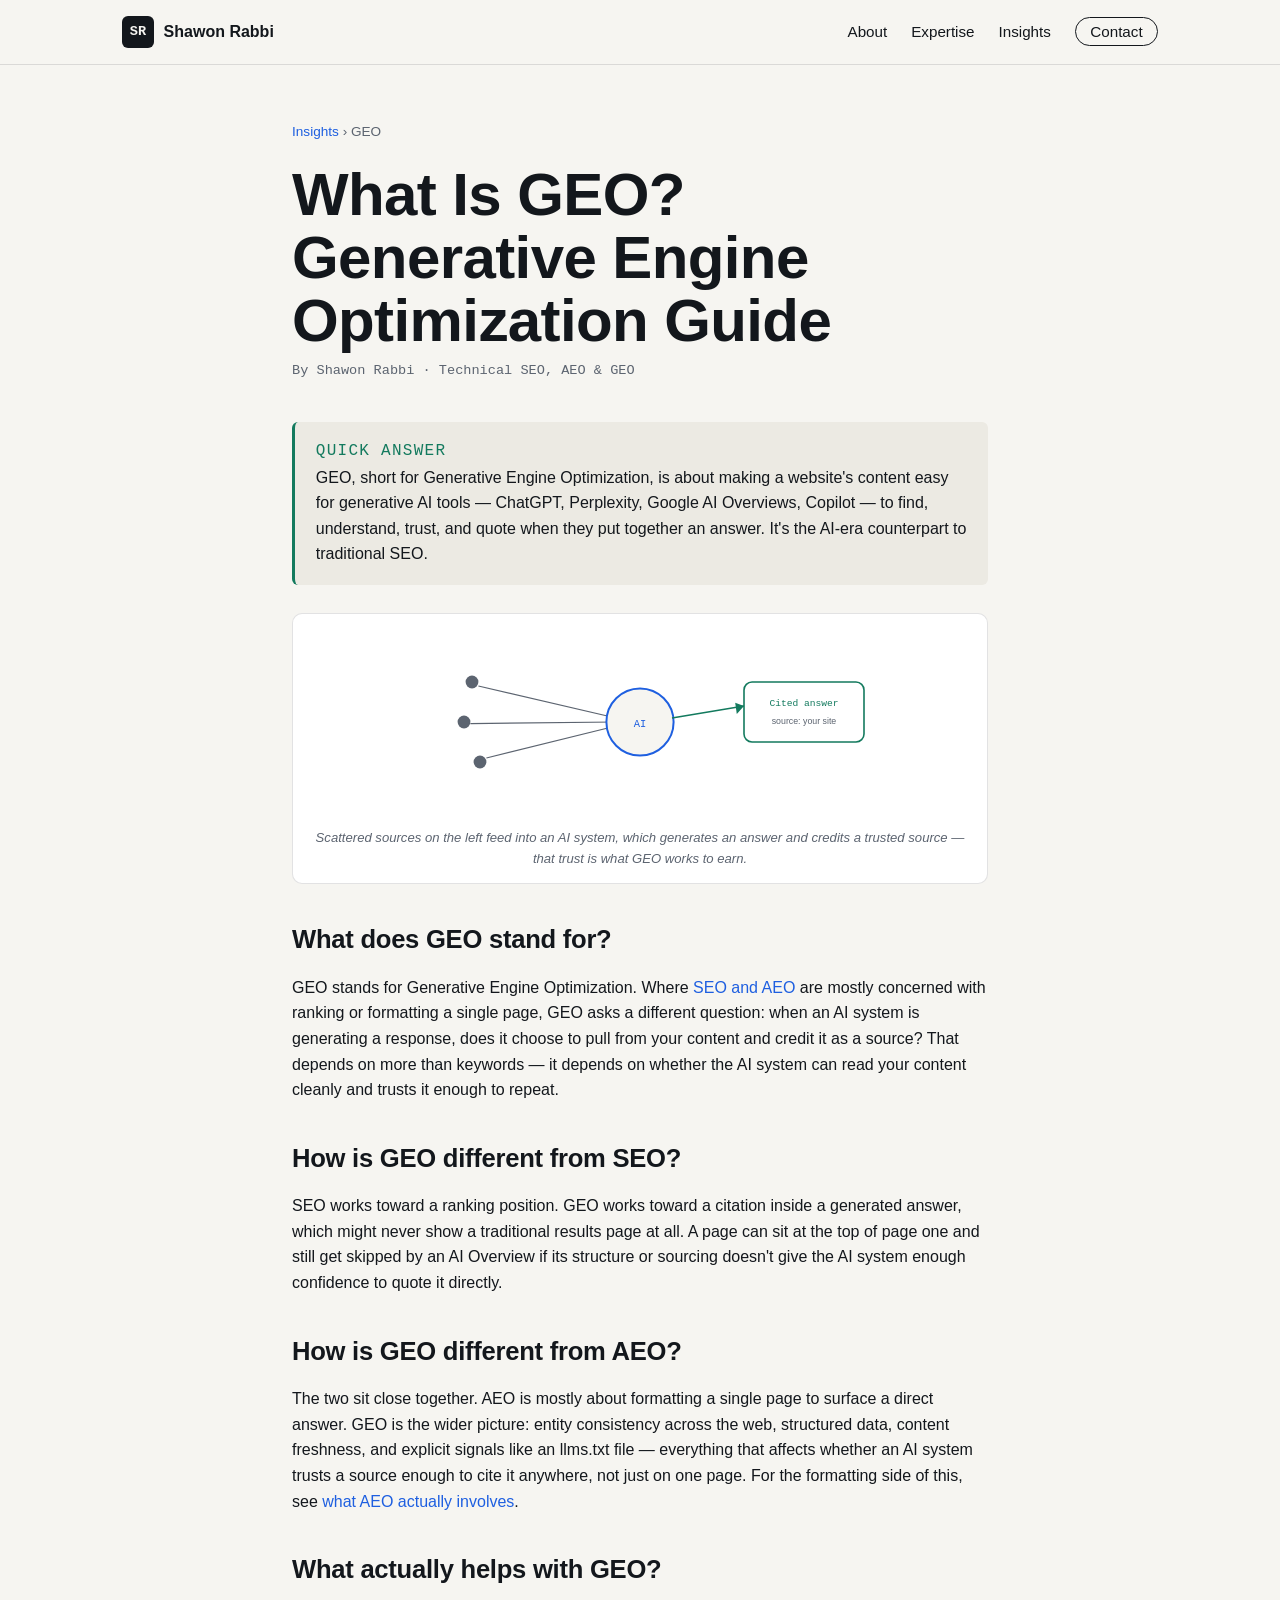
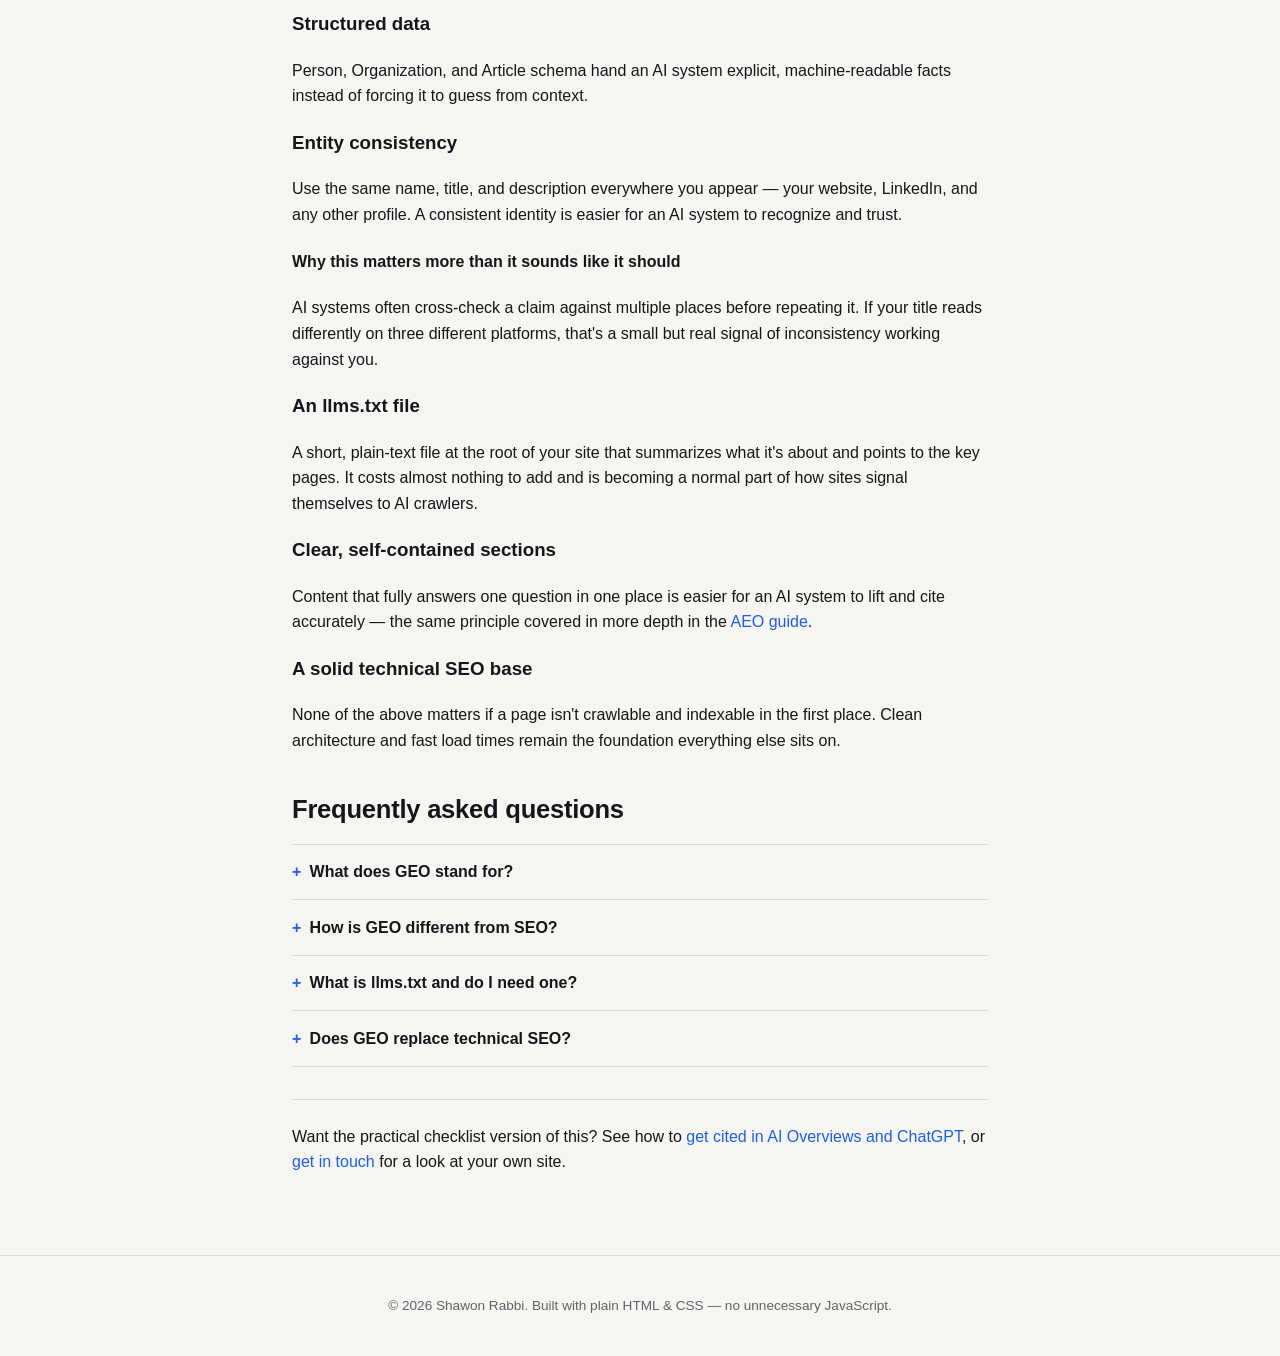
<file: geo-explained.html>
<!DOCTYPE html>
<html lang="en">
<head>
<meta charset="UTF-8">
<meta name="viewport" content="width=device-width, initial-scale=1">
<title>What Is GEO? Generative Engine Optimization Guide</title>
<meta name="description" content="GEO (Generative Engine Optimization) is how you make content easy for AI tools like ChatGPT and Perplexity to find, trust, and cite. Here's how it works.">
<meta name="robots" content="index, follow">
<meta name="theme-color" content="#13171C">
<link rel="canonical" href="https://shawonrabbi12.github.io/geo-explained.html">

<meta property="og:type" content="article">
<meta property="og:title" content="What Is GEO? Generative Engine Optimization Guide">
<meta property="og:description" content="GEO (Generative Engine Optimization) is how you make content easy for AI tools like ChatGPT and Perplexity to find, trust, and cite.">
<meta property="og:url" content="https://shawonrabbi12.github.io/geo-explained.html">

<link rel="icon" href="data:image/svg+xml,%3Csvg xmlns='http://www.w3.org/2000/svg' viewBox='0 0 100 100'%3E%3Crect width='100' height='100' rx='20' fill='%2313171C'/%3E%3Ctext x='50' y='66' font-size='42' font-family='ui-monospace,Menlo,Consolas,monospace' fill='%23F6F5F1' text-anchor='middle'%3ESR%3C/text%3E%3C/svg%3E">

<link rel="stylesheet" href="styles.css">

<script type="application/ld+json">
{
  "@context": "https://schema.org",
  "@type": "Article",
  "headline": "What Is GEO? Generative Engine Optimization Guide",
  "description": "GEO (Generative Engine Optimization) is how you make content easy for AI tools like ChatGPT and Perplexity to find, trust, and cite.",
  "author": { "@type": "Person", "name": "Shawon Rabbi", "url": "https://shawonrabbi12.github.io/" },
  "publisher": { "@type": "Person", "name": "Shawon Rabbi" },
  "mainEntityOfPage": "https://shawonrabbi12.github.io/geo-explained.html",
  "datePublished": "2026-06-20"
}
</script>
<script type="application/ld+json">
{
  "@context": "https://schema.org",
  "@type": "FAQPage",
  "mainEntity": [
    {
      "@type": "Question",
      "name": "What does GEO stand for?",
      "acceptedAnswer": { "@type": "Answer", "text": "GEO stands for Generative Engine Optimization — the practice of making content easy for generative AI systems to find, understand, trust, and cite in their responses." }
    },
    {
      "@type": "Question",
      "name": "How is GEO different from SEO?",
      "acceptedAnswer": { "@type": "Answer", "text": "SEO optimizes for ranking in a list of search results. GEO optimizes for being selected, summarized, and cited inside an AI-generated answer, which depends more on trust signals and structured data than on ranking position alone." }
    },
    {
      "@type": "Question",
      "name": "What is llms.txt and do I need one?",
      "acceptedAnswer": { "@type": "Answer", "text": "llms.txt is a plain text file at the root of a website that gives AI crawlers a structured summary of the site and its key pages. It's an emerging convention, not yet a universal standard, but it's a low-effort signal that costs nothing to add." }
    },
    {
      "@type": "Question",
      "name": "Does GEO replace technical SEO?",
      "acceptedAnswer": { "@type": "Answer", "text": "No. GEO depends on the same foundation as SEO — a crawlable, indexable, well-structured site. Without that foundation, there's nothing for an AI system to cite in the first place." }
    }
  ]
}
</script>
</head>
<body>

<a class="skip-link" href="#main">Skip to content</a>

<header class="site-header">
  <nav class="nav" aria-label="Primary">
    <a href="index.html" class="brand">
      <span class="brand-mark" aria-hidden="true">SR</span>
      <span class="brand-name">Shawon Rabbi</span>
    </a>
    <ul class="nav-list">
      <li><a href="index.html#about">About</a></li>
      <li><a href="index.html#expertise">Expertise</a></li>
      <li><a href="insights.html">Insights</a></li>
      <li><a href="index.html#contact" class="nav-cta">Contact</a></li>
    </ul>
  </nav>
</header>

<main id="main">
  <article>
    <header class="post-header">
      <p class="breadcrumb"><a href="insights.html">Insights</a> &rsaquo; GEO</p>
      <h1>What Is GEO? Generative Engine Optimization Guide</h1>
      <p class="post-meta mono">By Shawon Rabbi &middot; Technical SEO, AEO &amp; GEO</p>
    </header>

    <div class="post-body">

      <div class="tldr">
        <p class="tldr-label mono">Quick answer</p>
        <p>GEO, short for Generative Engine Optimization, is about making a website's content easy for generative AI tools &mdash; ChatGPT, Perplexity, Google AI Overviews, Copilot &mdash; to find, understand, trust, and quote when they put together an answer. It's the AI-era counterpart to traditional SEO.</p>
      </div>

      <figure class="post-figure">
        <svg viewBox="0 0 600 220" xmlns="http://www.w3.org/2000/svg" aria-hidden="true">
          <circle cx="90" cy="60" r="8" fill="#5C6470"/>
          <circle cx="80" cy="110" r="8" fill="#5C6470"/>
          <circle cx="100" cy="160" r="8" fill="#5C6470"/>
          <line x1="98" y1="65" x2="270" y2="105" stroke="#5C6470" stroke-width="1.5"/>
          <line x1="88" y1="112" x2="270" y2="110" stroke="#5C6470" stroke-width="1.5"/>
          <line x1="108" y1="155" x2="270" y2="115" stroke="#5C6470" stroke-width="1.5"/>
          <circle cx="300" cy="110" r="42" fill="#F6F5F1" stroke="#1E5FE0" stroke-width="2.5"/>
          <text x="300" y="116" text-anchor="middle" font-family="ui-monospace,monospace" font-size="13" fill="#1E5FE0">AI</text>
          <line x1="340" y1="105" x2="430" y2="90" stroke="#137A5E" stroke-width="2"/>
          <polygon points="430,90 419,86 421,100" fill="#137A5E"/>
          <rect x="430" y="60" width="150" height="75" rx="10" fill="#fff" stroke="#137A5E" stroke-width="2"/>
          <text x="505" y="90" text-anchor="middle" font-family="ui-monospace,monospace" font-size="12" fill="#137A5E">Cited answer</text>
          <text x="505" y="112" text-anchor="middle" font-size="11" fill="#5C6470">source: your site</text>
        </svg>
        <figcaption>Scattered sources on the left feed into an AI system, which generates an answer and credits a trusted source — that trust is what GEO works to earn.</figcaption>
      </figure>

      <h2>What does GEO stand for?</h2>
      <p>GEO stands for Generative Engine Optimization. Where <a href="aeo-explained.html">SEO and AEO</a> are mostly concerned with ranking or formatting a single page, GEO asks a different question: when an AI system is generating a response, does it choose to pull from your content and credit it as a source? That depends on more than keywords &mdash; it depends on whether the AI system can read your content cleanly and trusts it enough to repeat.</p>

      <h2>How is GEO different from SEO?</h2>
      <p>SEO works toward a ranking position. GEO works toward a citation inside a generated answer, which might never show a traditional results page at all. A page can sit at the top of page one and still get skipped by an AI Overview if its structure or sourcing doesn't give the AI system enough confidence to quote it directly.</p>

      <h2>How is GEO different from AEO?</h2>
      <p>The two sit close together. AEO is mostly about formatting a single page to surface a direct answer. GEO is the wider picture: entity consistency across the web, structured data, content freshness, and explicit signals like an llms.txt file &mdash; everything that affects whether an AI system trusts a source enough to cite it anywhere, not just on one page. For the formatting side of this, see <a href="aeo-explained.html">what AEO actually involves</a>.</p>

      <h2>What actually helps with GEO?</h2>

      <h3>Structured data</h3>
      <p>Person, Organization, and Article schema hand an AI system explicit, machine-readable facts instead of forcing it to guess from context.</p>

      <h3>Entity consistency</h3>
      <p>Use the same name, title, and description everywhere you appear &mdash; your website, LinkedIn, and any other profile. A consistent identity is easier for an AI system to recognize and trust.</p>
      <h4>Why this matters more than it sounds like it should</h4>
      <p>AI systems often cross-check a claim against multiple places before repeating it. If your title reads differently on three different platforms, that's a small but real signal of inconsistency working against you.</p>

      <h3>An llms.txt file</h3>
      <p>A short, plain-text file at the root of your site that summarizes what it's about and points to the key pages. It costs almost nothing to add and is becoming a normal part of how sites signal themselves to AI crawlers.</p>

      <h3>Clear, self-contained sections</h3>
      <p>Content that fully answers one question in one place is easier for an AI system to lift and cite accurately &mdash; the same principle covered in more depth in the <a href="aeo-explained.html">AEO guide</a>.</p>

      <h3>A solid technical SEO base</h3>
      <p>None of the above matters if a page isn't crawlable and indexable in the first place. Clean architecture and fast load times remain the foundation everything else sits on.</p>

      <h2>Frequently asked questions</h2>

      <details class="faq-item">
        <summary>What does GEO stand for?</summary>
        <p>GEO stands for Generative Engine Optimization — the practice of making content easy for generative AI systems to find, understand, trust, and cite in their responses.</p>
      </details>
      <details class="faq-item">
        <summary>How is GEO different from SEO?</summary>
        <p>SEO optimizes for ranking in a list of search results. GEO optimizes for being selected, summarized, and cited inside an AI-generated answer, which depends more on trust signals and structured data than on ranking position alone.</p>
      </details>
      <details class="faq-item">
        <summary>What is llms.txt and do I need one?</summary>
        <p>llms.txt is a plain text file at the root of a website that gives AI crawlers a structured summary of the site and its key pages. It's an emerging convention, not yet a universal standard, but it's a low-effort signal that costs nothing to add.</p>
      </details>
      <details class="faq-item">
        <summary>Does GEO replace technical SEO?</summary>
        <p>No. GEO depends on the same foundation as SEO — a crawlable, indexable, well-structured site. Without that foundation, there's nothing for an AI system to cite in the first place.</p>
      </details>

      <div class="post-cta">
        <p>Want the practical checklist version of this? See how to <a href="ai-overview-chatgpt-citations.html">get cited in AI Overviews and ChatGPT</a>, or <a href="index.html#contact">get in touch</a> for a look at your own site.</p>
      </div>

    </div>
  </article>
</main>

<footer class="site-footer">
  <p>&copy; 2026 Shawon Rabbi. Built with plain HTML &amp; CSS &mdash; no unnecessary JavaScript.</p>
</footer>

</body>
</html>
</file>
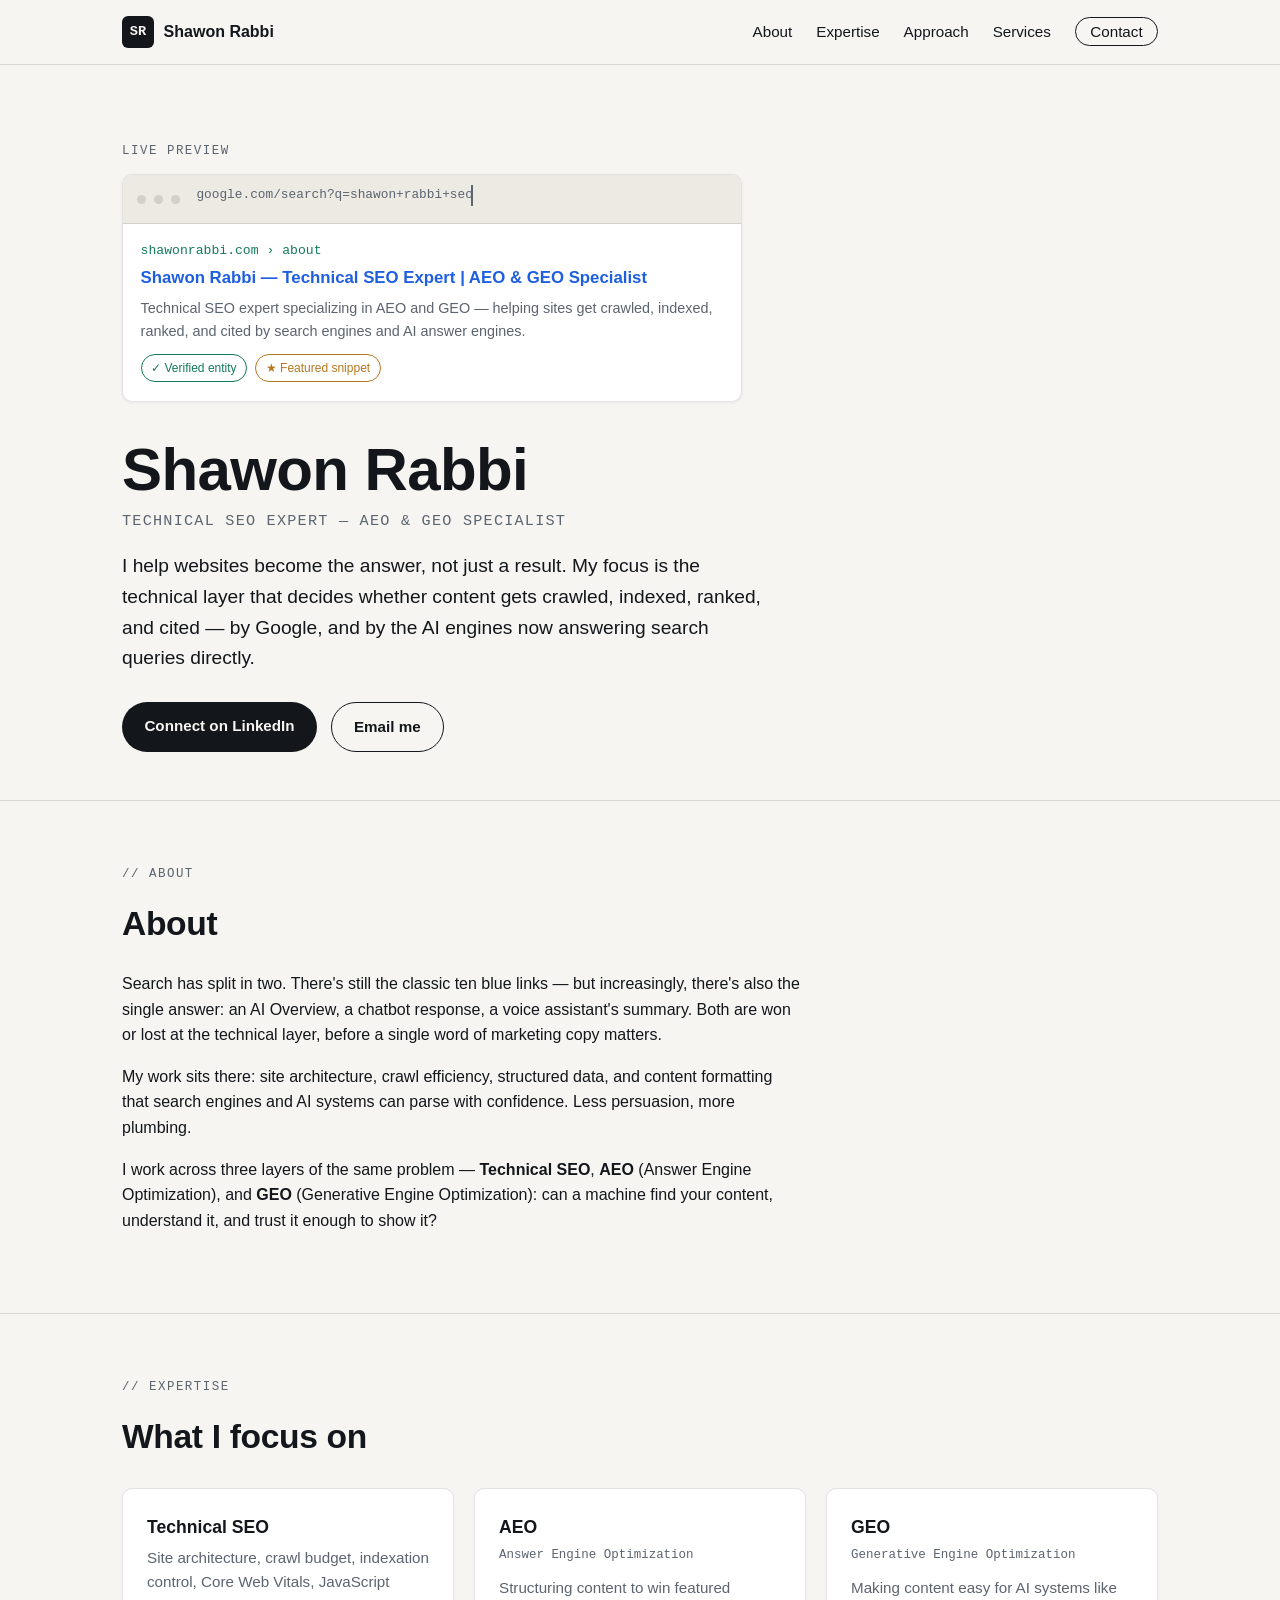
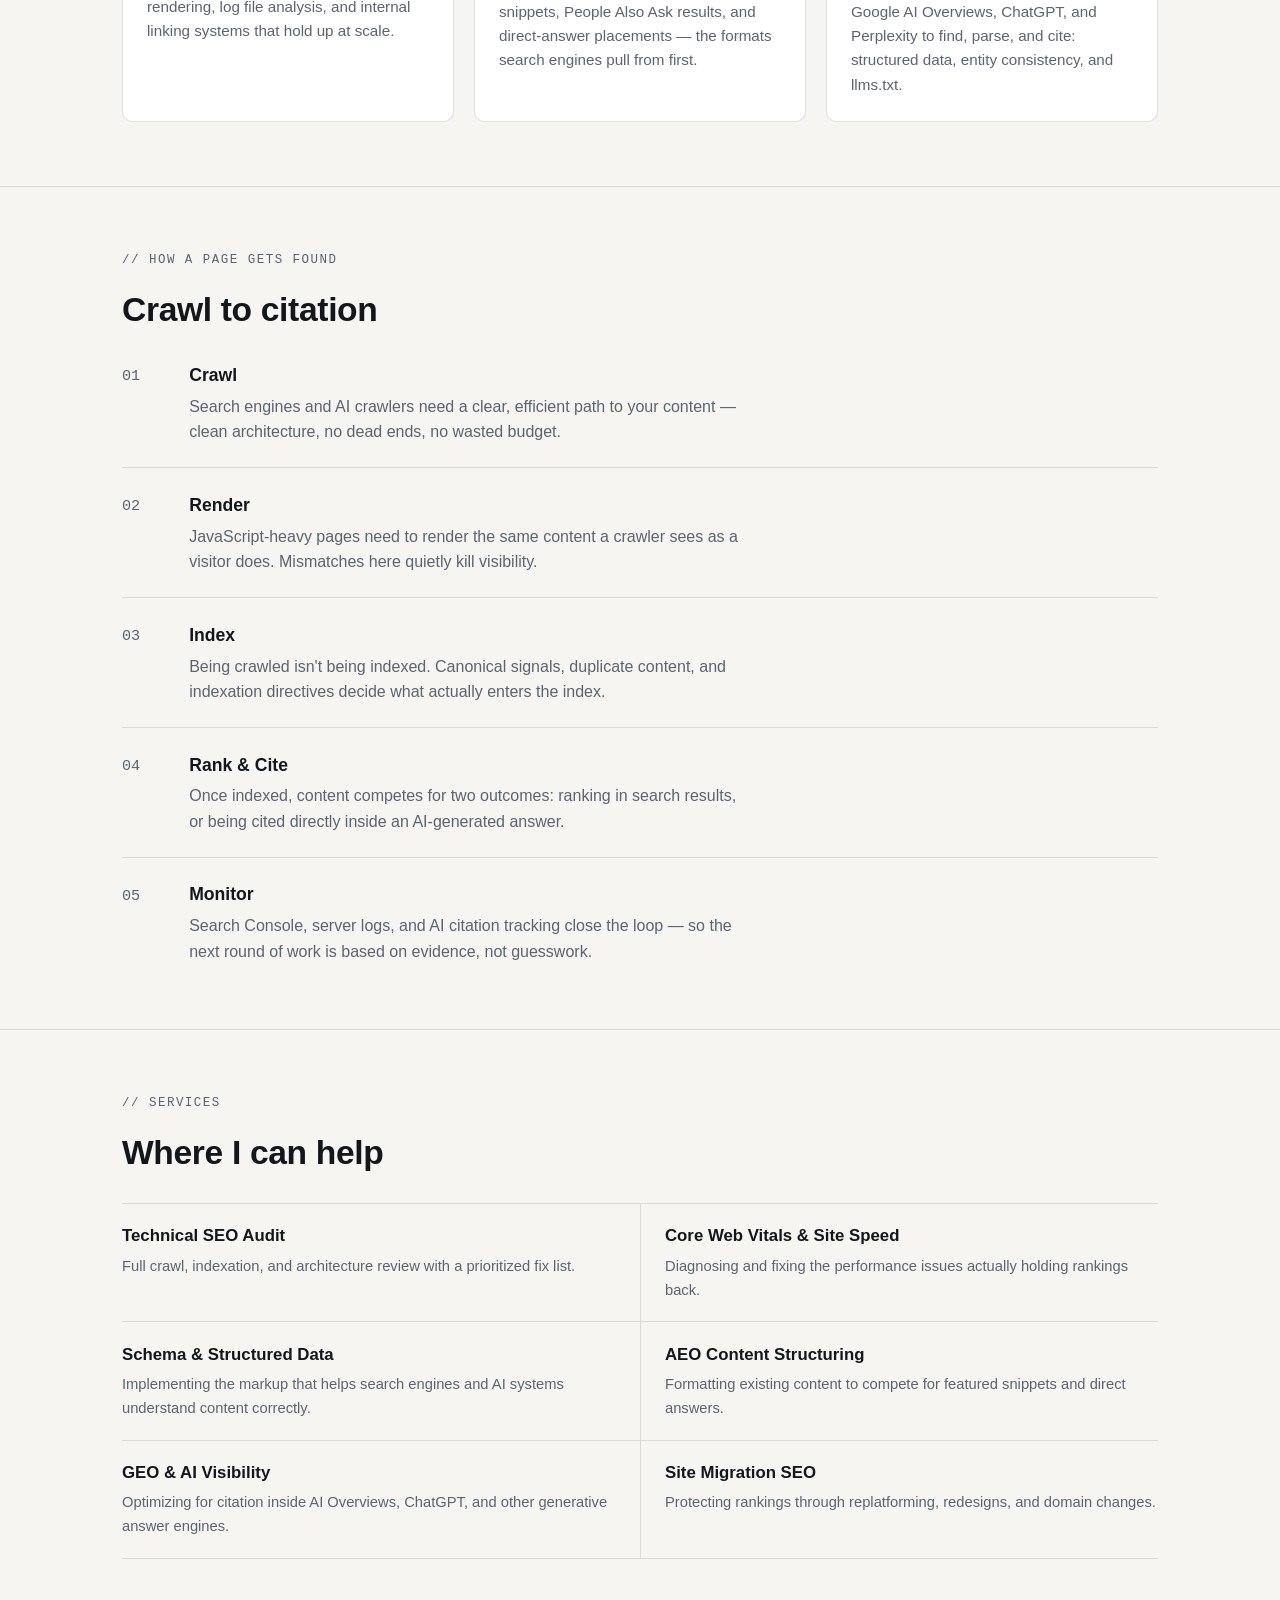
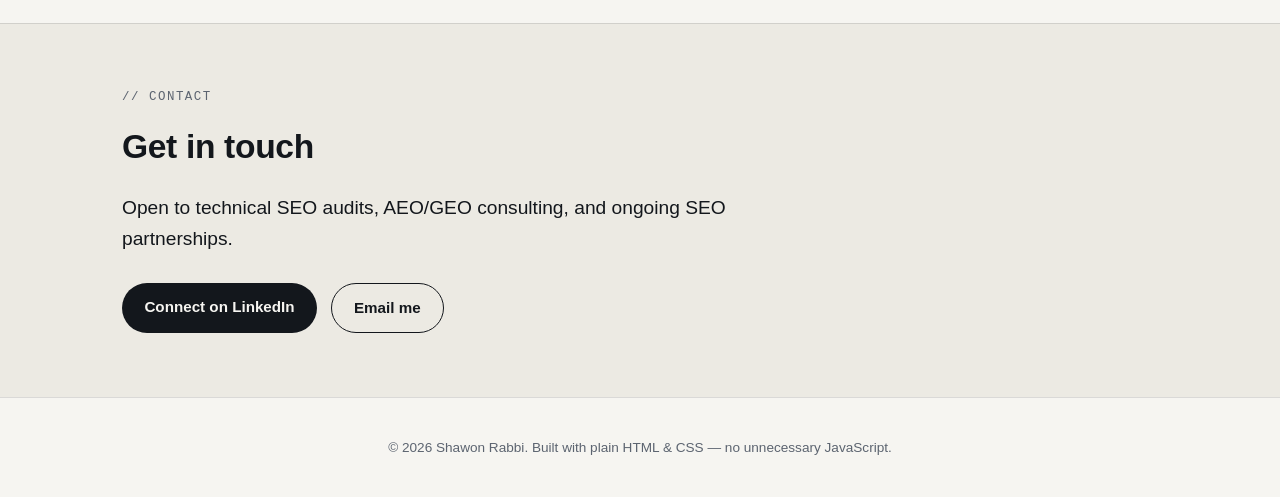
<file: index (1).html>
<!DOCTYPE html>
<html lang="en">
<head>
<meta charset="UTF-8">
<meta name="viewport" content="width=device-width, initial-scale=1">
<title>Shawon Rabbi — Technical SEO Expert | AEO & GEO Specialist</title>
<meta name="description" content="Shawon Rabbi is a technical SEO expert specializing in AEO (Answer Engine Optimization) and GEO (Generative Engine Optimization) — helping sites get crawled, indexed, ranked, and cited by search engines and AI answer engines.">
<meta name="robots" content="index, follow">
<meta name="theme-color" content="#13171C">
<link rel="canonical" href="https://shawon-rabbi.github.io/">

<!-- Open Graph -->
<meta property="og:type" content="profile">
<meta property="og:title" content="Shawon Rabbi — Technical SEO Expert | AEO & GEO Specialist">
<meta property="og:description" content="Technical SEO expert specializing in AEO and GEO — helping sites get crawled, indexed, ranked, and cited by search engines and AI answer engines.">
<meta property="og:url" content="https://shawon-rabbi.github.io/">
<meta property="profile:first_name" content="Shawon">
<meta property="profile:last_name" content="Rabbi">

<!-- Twitter -->
<meta name="twitter:card" content="summary">
<meta name="twitter:title" content="Shawon Rabbi — Technical SEO Expert | AEO & GEO Specialist">
<meta name="twitter:description" content="Technical SEO expert specializing in AEO and GEO — helping sites get crawled, indexed, ranked, and cited by search engines and AI answer engines.">

<link rel="icon" href="data:image/svg+xml,%3Csvg xmlns='http://www.w3.org/2000/svg' viewBox='0 0 100 100'%3E%3Crect width='100' height='100' rx='20' fill='%2313171C'/%3E%3Ctext x='50' y='66' font-size='42' font-family='ui-monospace,Menlo,Consolas,monospace' fill='%23F6F5F1' text-anchor='middle'%3ESR%3C/text%3E%3C/svg%3E">

<link rel="stylesheet" href="styles.css">

<!-- Structured data: Person -->
<script type="application/ld+json">
{
  "@context": "https://schema.org",
  "@type": "Person",
  "name": "Shawon Rabbi",
  "jobTitle": "Technical SEO Expert",
  "description": "Technical SEO expert specializing in AEO (Answer Engine Optimization) and GEO (Generative Engine Optimization).",
  "url": "https://shawon-rabbi.github.io/",
  "sameAs": [
    "https://www.linkedin.com/in/shawon-rabbi-340435397"
  ],
  "knowsAbout": [
    "Technical SEO",
    "Answer Engine Optimization",
    "Generative Engine Optimization",
    "Schema Markup",
    "Core Web Vitals",
    "Site Architecture"
  ]
}
</script>
</head>
<body>

<a class="skip-link" href="#main">Skip to content</a>

<header class="site-header">
  <nav class="nav" aria-label="Primary">
    <a href="#top" class="brand">
      <span class="brand-mark" aria-hidden="true">SR</span>
      <span class="brand-name">Shawon Rabbi</span>
    </a>
    <ul class="nav-list">
      <li><a href="#about">About</a></li>
      <li><a href="#expertise">Expertise</a></li>
      <li><a href="#approach">Approach</a></li>
      <li><a href="#services">Services</a></li>
      <li><a href="#contact" class="nav-cta">Contact</a></li>
    </ul>
  </nav>
</header>

<main id="main">

  <header class="hero" id="top">
    <p class="eyebrow mono">live preview</p>

    <div class="serp" aria-hidden="true">
      <div class="serp-bar">
        <span class="dot"></span><span class="dot"></span><span class="dot"></span>
        <span class="serp-address mono"><span class="typing">google.com/search?q=shawon+rabbi+seo</span></span>
      </div>
      <div class="serp-result">
        <p class="serp-breadcrumb mono">shawonrabbi.com &rsaquo; about</p>
        <p class="serp-title">Shawon Rabbi — Technical SEO Expert | AEO &amp; GEO Specialist</p>
        <p class="serp-desc">Technical SEO expert specializing in AEO and GEO — helping sites get crawled, indexed, ranked, and cited by search engines and AI answer engines.</p>
        <div class="badges">
          <span class="badge badge-teal">&#10003; Verified entity</span>
          <span class="badge badge-amber">&#9733; Featured snippet</span>
        </div>
      </div>
    </div>

    <h1>Shawon Rabbi</h1>
    <p class="role mono">Technical SEO Expert &mdash; AEO &amp; GEO Specialist</p>
    <p class="lede">I help websites become the answer, not just a result. My focus is the technical layer that decides whether content gets crawled, indexed, ranked, and cited &mdash; by Google, and by the AI engines now answering search queries directly.</p>

    <div class="cta-row">
      <a class="btn btn-primary" href="https://www.linkedin.com/in/shawon-rabbi-340435397" target="_blank" rel="noopener noreferrer">Connect on LinkedIn</a>
      <a class="btn btn-secondary" href="mailto:shawonrabbi321@gmail.com">Email me</a>
    </div>
  </header>

  <section class="section" id="about">
    <div class="section-inner">
      <p class="eyebrow mono">// about</p>
      <h2>About</h2>
      <p>Search has split in two. There's still the classic ten blue links &mdash; but increasingly, there's also the single answer: an AI Overview, a chatbot response, a voice assistant's summary. Both are won or lost at the technical layer, before a single word of marketing copy matters.</p>
      <p>My work sits there: site architecture, crawl efficiency, structured data, and content formatting that search engines and AI systems can parse with confidence. Less persuasion, more plumbing.</p>
      <p>I work across three layers of the same problem &mdash; <strong>Technical SEO</strong>, <strong>AEO</strong> (Answer Engine Optimization), and <strong>GEO</strong> (Generative Engine Optimization): can a machine find your content, understand it, and trust it enough to show it?</p>
    </div>
  </section>

  <section class="section" id="expertise">
    <div class="section-inner">
      <p class="eyebrow mono">// expertise</p>
      <h2>What I focus on</h2>
      <div class="grid-3">
        <article class="card">
          <h3>Technical SEO</h3>
          <p>Site architecture, crawl budget, indexation control, Core Web Vitals, JavaScript rendering, log file analysis, and internal linking systems that hold up at scale.</p>
        </article>
        <article class="card">
          <h3>AEO</h3>
          <p class="card-sub mono">Answer Engine Optimization</p>
          <p>Structuring content to win featured snippets, People Also Ask results, and direct-answer placements &mdash; the formats search engines pull from first.</p>
        </article>
        <article class="card">
          <h3>GEO</h3>
          <p class="card-sub mono">Generative Engine Optimization</p>
          <p>Making content easy for AI systems like Google AI Overviews, ChatGPT, and Perplexity to find, parse, and cite: structured data, entity consistency, and llms.txt.</p>
        </article>
      </div>
    </div>
  </section>

  <section class="section" id="approach">
    <div class="section-inner">
      <p class="eyebrow mono">// how a page gets found</p>
      <h2>Crawl to citation</h2>
      <ol class="approach-list">
        <li class="approach-step">
          <span class="approach-num mono">01</span>
          <div>
            <h3>Crawl</h3>
            <p>Search engines and AI crawlers need a clear, efficient path to your content &mdash; clean architecture, no dead ends, no wasted budget.</p>
          </div>
        </li>
        <li class="approach-step">
          <span class="approach-num mono">02</span>
          <div>
            <h3>Render</h3>
            <p>JavaScript-heavy pages need to render the same content a crawler sees as a visitor does. Mismatches here quietly kill visibility.</p>
          </div>
        </li>
        <li class="approach-step">
          <span class="approach-num mono">03</span>
          <div>
            <h3>Index</h3>
            <p>Being crawled isn't being indexed. Canonical signals, duplicate content, and indexation directives decide what actually enters the index.</p>
          </div>
        </li>
        <li class="approach-step">
          <span class="approach-num mono">04</span>
          <div>
            <h3>Rank &amp; Cite</h3>
            <p>Once indexed, content competes for two outcomes: ranking in search results, or being cited directly inside an AI-generated answer.</p>
          </div>
        </li>
        <li class="approach-step">
          <span class="approach-num mono">05</span>
          <div>
            <h3>Monitor</h3>
            <p>Search Console, server logs, and AI citation tracking close the loop &mdash; so the next round of work is based on evidence, not guesswork.</p>
          </div>
        </li>
      </ol>
    </div>
  </section>

  <section class="section" id="services">
    <div class="section-inner">
      <p class="eyebrow mono">// services</p>
      <h2>Where I can help</h2>
      <ul class="services-list">
        <li class="service-item">
          <h3>Technical SEO Audit</h3>
          <p>Full crawl, indexation, and architecture review with a prioritized fix list.</p>
        </li>
        <li class="service-item">
          <h3>Core Web Vitals &amp; Site Speed</h3>
          <p>Diagnosing and fixing the performance issues actually holding rankings back.</p>
        </li>
        <li class="service-item">
          <h3>Schema &amp; Structured Data</h3>
          <p>Implementing the markup that helps search engines and AI systems understand content correctly.</p>
        </li>
        <li class="service-item">
          <h3>AEO Content Structuring</h3>
          <p>Formatting existing content to compete for featured snippets and direct answers.</p>
        </li>
        <li class="service-item">
          <h3>GEO &amp; AI Visibility</h3>
          <p>Optimizing for citation inside AI Overviews, ChatGPT, and other generative answer engines.</p>
        </li>
        <li class="service-item">
          <h3>Site Migration SEO</h3>
          <p>Protecting rankings through replatforming, redesigns, and domain changes.</p>
        </li>
      </ul>
    </div>
  </section>

  <section class="section section-contact" id="contact">
    <div class="section-inner">
      <p class="eyebrow mono">// contact</p>
      <h2>Get in touch</h2>
      <p class="lede">Open to technical SEO audits, AEO/GEO consulting, and ongoing SEO partnerships.</p>
      <div class="cta-row">
        <a class="btn btn-primary" href="https://www.linkedin.com/in/shawon-rabbi-340435397" target="_blank" rel="noopener noreferrer">Connect on LinkedIn</a>
        <a class="btn btn-secondary" href="mailto:shawonrabbi321@gmail.com">Email me</a>
      </div>
    </div>
  </section>

</main>

<footer class="site-footer">
  <p>&copy; 2026 Shawon Rabbi. Built with plain HTML &amp; CSS &mdash; no unnecessary JavaScript.</p>
</footer>

</body>
</html>
</file>
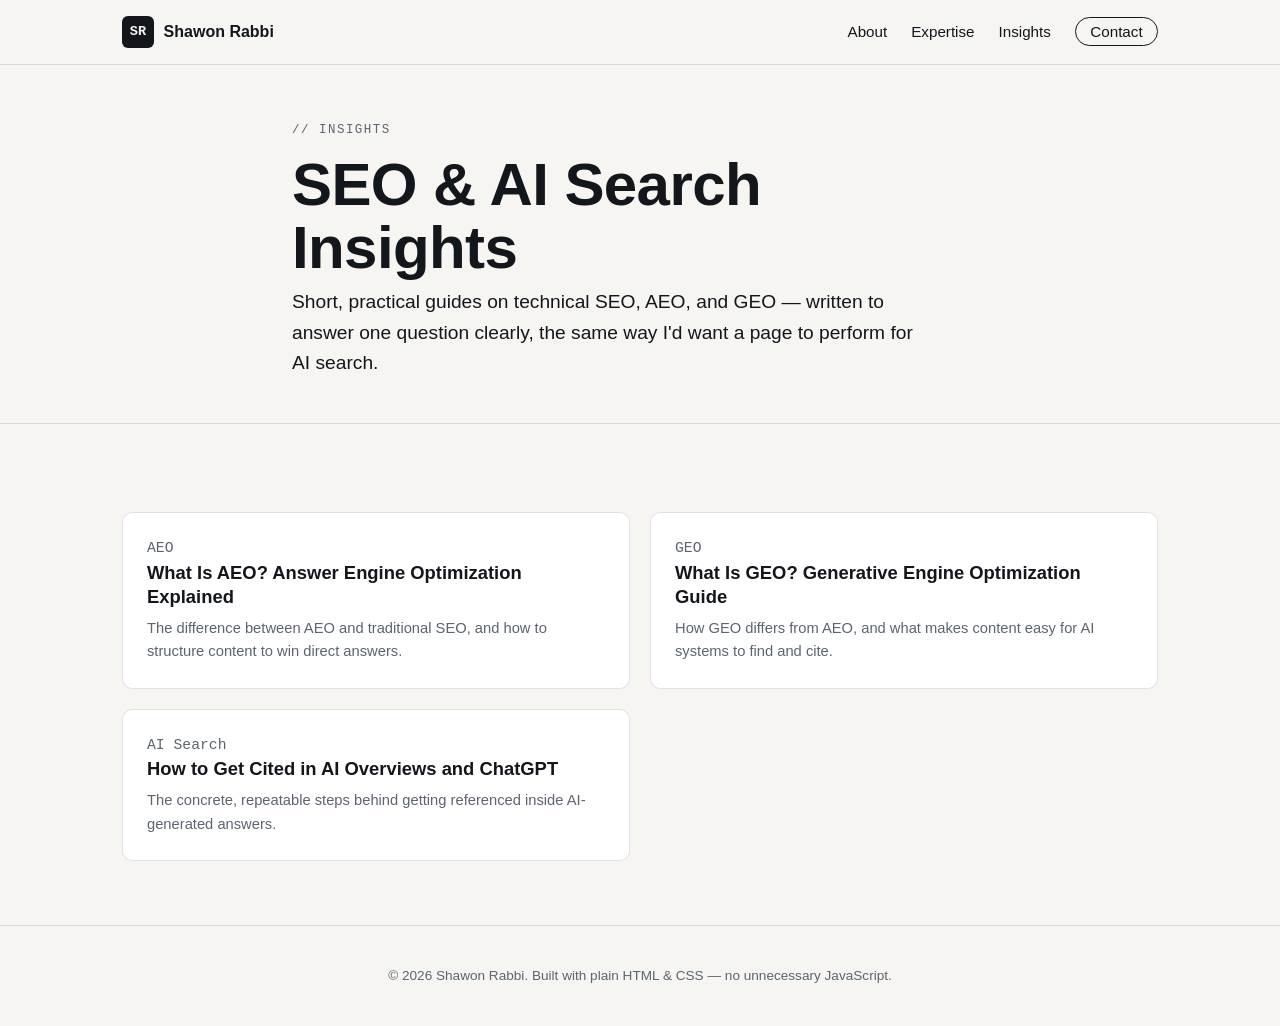
<file: insights.html>
<!DOCTYPE html>
<html lang="en">
<head>
<meta charset="UTF-8">
<meta name="viewport" content="width=device-width, initial-scale=1">
<title>SEO &amp; AI Search Insights | Shawon Rabbi</title>
<meta name="description" content="Practical guides on technical SEO, AEO, and GEO — how to get crawled, indexed, ranked, and cited by search engines and AI answer engines.">
<meta name="robots" content="index, follow">
<meta name="theme-color" content="#13171C">
<link rel="canonical" href="https://shawonrabbi12.github.io/insights.html">

<meta property="og:type" content="website">
<meta property="og:title" content="SEO & AI Search Insights | Shawon Rabbi">
<meta property="og:description" content="Practical guides on technical SEO, AEO, and GEO — how to get crawled, indexed, ranked, and cited by search engines and AI answer engines.">
<meta property="og:url" content="https://shawonrabbi12.github.io/insights.html">

<link rel="icon" href="data:image/svg+xml,%3Csvg xmlns='http://www.w3.org/2000/svg' viewBox='0 0 100 100'%3E%3Crect width='100' height='100' rx='20' fill='%2313171C'/%3E%3Ctext x='50' y='66' font-size='42' font-family='ui-monospace,Menlo,Consolas,monospace' fill='%23F6F5F1' text-anchor='middle'%3ESR%3C/text%3E%3C/svg%3E">

<link rel="stylesheet" href="styles.css">
</head>
<body>

<a class="skip-link" href="#main">Skip to content</a>

<header class="site-header">
  <nav class="nav" aria-label="Primary">
    <a href="index.html" class="brand">
      <span class="brand-mark" aria-hidden="true">SR</span>
      <span class="brand-name">Shawon Rabbi</span>
    </a>
    <ul class="nav-list">
      <li><a href="index.html#about">About</a></li>
      <li><a href="index.html#expertise">Expertise</a></li>
      <li><a href="insights.html">Insights</a></li>
      <li><a href="index.html#contact" class="nav-cta">Contact</a></li>
    </ul>
  </nav>
</header>

<main id="main">
  <header class="post-header">
    <p class="eyebrow mono">// insights</p>
    <h1>SEO &amp; AI Search Insights</h1>
    <p class="lede">Short, practical guides on technical SEO, AEO, and GEO &mdash; written to answer one question clearly, the same way I'd want a page to perform for AI search.</p>
  </header>

  <section class="section">
    <div class="section-inner">
      <div class="post-grid">

        <a class="post-card" href="aeo-explained.html">
          <p class="post-card-tag mono">AEO</p>
          <h3>What Is AEO? Answer Engine Optimization Explained</h3>
          <p>The difference between AEO and traditional SEO, and how to structure content to win direct answers.</p>
        </a>

        <a class="post-card" href="geo-explained.html">
          <p class="post-card-tag mono">GEO</p>
          <h3>What Is GEO? Generative Engine Optimization Guide</h3>
          <p>How GEO differs from AEO, and what makes content easy for AI systems to find and cite.</p>
        </a>

        <a class="post-card" href="ai-overview-chatgpt-citations.html">
          <p class="post-card-tag mono">AI Search</p>
          <h3>How to Get Cited in AI Overviews and ChatGPT</h3>
          <p>The concrete, repeatable steps behind getting referenced inside AI-generated answers.</p>
        </a>

      </div>
    </div>
  </section>
</main>

<footer class="site-footer">
  <p>&copy; 2026 Shawon Rabbi. Built with plain HTML &amp; CSS &mdash; no unnecessary JavaScript.</p>
</footer>

</body>
</html>
</file>
<file: styles.css>
/* ===================================================
   Shawon Rabbi — Technical SEO / AEO / GEO personal site
   Design tokens
=================================================== */
:root{
  --ink: #13171C;
  --paper: #F6F5F1;
  --paper-dim: #ECEAE3;
  --index-blue: #1E5FE0;
  --ranked-teal: #137A5E;
  --signal-amber: #B5781E;
  --slate: #5C6470;
  --line: rgba(19,23,28,0.12);
  --radius: 10px;
  --max: 1100px;

  --font-body: -apple-system, BlinkMacSystemFont, "Segoe UI", Roboto, Helvetica, Arial, sans-serif;
  --font-mono: ui-monospace, "SF Mono", "Cascadia Code", "Roboto Mono", Menlo, Consolas, monospace;
}

*{ box-sizing: border-box; }
html{ scroll-behavior: smooth; }
@media (prefers-reduced-motion: reduce){
  html{ scroll-behavior: auto; }
  *{ animation-duration: 0.001ms !important; animation-iteration-count: 1 !important; transition-duration: 0.001ms !important; }
}

body{
  margin: 0;
  background: var(--paper);
  color: var(--ink);
  font-family: var(--font-body);
  line-height: 1.6;
  -webkit-font-smoothing: antialiased;
}

img{ max-width: 100%; display: block; }

a{ color: var(--index-blue); text-decoration: none; }
a:hover{ text-decoration: underline; }

:focus-visible{
  outline: 2px solid var(--index-blue);
  outline-offset: 3px;
}

.mono{ font-family: var(--font-mono); }

.skip-link{
  position: absolute;
  left: -9999px;
  top: 0;
  background: var(--ink);
  color: var(--paper);
  padding: 0.6rem 1rem;
  z-index: 100;
}
.skip-link:focus{ left: 1rem; top: 1rem; }

/* ===================================================
   Header / nav
=================================================== */
.site-header{
  border-bottom: 1px solid var(--line);
  background: var(--paper);
}
.nav{
  max-width: var(--max);
  margin: 0 auto;
  padding: 1rem clamp(1rem, 4vw, 2rem);
  display: flex;
  align-items: center;
  justify-content: space-between;
  flex-wrap: wrap;
  gap: 0.75rem;
}
.brand{
  display: inline-flex;
  align-items: center;
  gap: 0.6rem;
  color: var(--ink);
}
.brand:hover{ text-decoration: none; }
.brand-mark{
  display: inline-flex;
  align-items: center;
  justify-content: center;
  width: 2rem;
  height: 2rem;
  border-radius: 6px;
  background: var(--ink);
  color: var(--paper);
  font-family: var(--font-mono);
  font-size: 0.85rem;
  font-weight: 700;
}
.brand-name{ font-weight: 600; }

.nav-list{
  display: flex;
  flex-wrap: wrap;
  gap: clamp(0.75rem, 2vw, 1.5rem);
  list-style: none;
  margin: 0;
  padding: 0;
  font-size: 0.95rem;
}
.nav-list a{ color: var(--ink); }
.nav-cta{
  border: 1px solid var(--ink);
  border-radius: 999px;
  padding: 0.3rem 0.9rem;
}
.nav-cta:hover{ background: var(--ink); color: var(--paper); text-decoration: none; }

/* ===================================================
   Hero
=================================================== */
.hero{
  max-width: var(--max);
  margin: 0 auto;
  padding: clamp(2.5rem, 6vw, 5rem) clamp(1rem, 4vw, 2rem) clamp(2rem, 5vw, 3rem);
  display: flex;
  flex-direction: column;
  align-items: flex-start;
}

.eyebrow{
  text-transform: uppercase;
  letter-spacing: 0.12em;
  font-size: 0.78rem;
  color: var(--slate);
  margin: 0 0 0.75rem;
}

.serp{
  width: 100%;
  max-width: 620px;
  background: #fff;
  border: 1px solid var(--line);
  border-radius: var(--radius);
  box-shadow: 0 1px 3px rgba(19,23,28,0.06);
  overflow: hidden;
  margin-bottom: 2.25rem;
}
.serp-bar{
  display: flex;
  align-items: center;
  gap: 0.5rem;
  padding: 0.65rem 0.9rem;
  background: var(--paper-dim);
  border-bottom: 1px solid var(--line);
}
.dot{
  width: 9px;
  height: 9px;
  border-radius: 50%;
  background: var(--line);
  flex-shrink: 0;
}
.serp-address{
  margin-left: 0.5rem;
  font-size: 0.8rem;
  color: var(--slate);
  white-space: nowrap;
  overflow: hidden;
}
.typing{
  display: inline-block;
  width: 36ch;
  max-width: 100%;
  overflow: hidden;
  white-space: nowrap;
  border-right: 2px solid var(--slate);
  animation:
    type 2.4s steps(36, end) 0.3s 1 normal both,
    caret 0.8s step-end infinite;
}
@keyframes type{
  from{ width: 0; }
  to{ width: 36ch; }
}
@keyframes caret{
  50%{ border-color: transparent; }
}

.serp-result{ padding: 1rem 1.1rem 1.2rem; }
.serp-breadcrumb{
  color: var(--ranked-teal);
  font-size: 0.82rem;
  margin: 0 0 0.2rem;
}
.serp-title{
  color: var(--index-blue);
  font-size: 1.05rem;
  font-weight: 600;
  margin: 0 0 0.35rem;
}
.serp-desc{
  color: var(--slate);
  font-size: 0.9rem;
  margin: 0 0 0.7rem;
}
.badges{ display: flex; flex-wrap: wrap; gap: 0.5rem; }
.badge{
  font-size: 0.75rem;
  border-radius: 999px;
  padding: 0.2rem 0.6rem;
  border: 1px solid currentColor;
}
.badge-teal{ color: var(--ranked-teal); }
.badge-amber{ color: var(--signal-amber); }

h1{
  font-size: clamp(2.25rem, 5.5vw, 3.75rem);
  line-height: 1.05;
  margin: 0 0 0.5rem;
  letter-spacing: -0.01em;
}
.role{
  font-size: 0.95rem;
  text-transform: uppercase;
  letter-spacing: 0.08em;
  color: var(--slate);
  margin: 0 0 1.1rem;
}
.lede{
  font-size: clamp(1.05rem, 1.6vw, 1.2rem);
  color: var(--ink);
  max-width: 640px;
  margin: 0 0 1.75rem;
}

.cta-row{ display: flex; flex-wrap: wrap; gap: 0.85rem; }
.btn{
  display: inline-block;
  padding: 0.75rem 1.4rem;
  border-radius: 999px;
  font-weight: 600;
  font-size: 0.95rem;
}
.btn:hover{ text-decoration: none; }
.btn-primary{
  background: var(--ink);
  color: var(--paper);
}
.btn-primary:hover{ background: #000; }
.btn-secondary{
  background: transparent;
  color: var(--ink);
  border: 1px solid var(--ink);
}
.btn-secondary:hover{ background: var(--paper-dim); }

/* ===================================================
   Sections
=================================================== */
.section{
  border-top: 1px solid var(--line);
}
.section-inner{
  max-width: var(--max);
  margin: 0 auto;
  padding: clamp(2.5rem, 6vw, 4rem) clamp(1rem, 4vw, 2rem);
}
h2{
  font-size: clamp(1.6rem, 3vw, 2.1rem);
  margin: 0 0 1.25rem;
  letter-spacing: -0.01em;
}
.section-inner p{ max-width: 680px; }
.section-inner > p.lede{ max-width: 680px; }

.grid-3{
  display: grid;
  grid-template-columns: repeat(3, 1fr);
  gap: 1.25rem;
  margin-top: 1.5rem;
}
.card{
  border: 1px solid var(--line);
  border-radius: var(--radius);
  padding: 1.5rem;
  background: #fff;
}
.card h3{ margin: 0 0 0.3rem; font-size: 1.1rem; }
.card-sub{ color: var(--slate); font-size: 0.78rem; margin: 0 0 0.6rem; }
.card p:not(.card-sub){ margin: 0; color: var(--slate); font-size: 0.95rem; }

.approach-list{
  list-style: none;
  margin: 1.5rem 0 0;
  padding: 0;
  display: flex;
  flex-direction: column;
  gap: 1.4rem;
}
.approach-step{
  display: grid;
  grid-template-columns: 3.2rem 1fr;
  gap: 1rem;
  padding-bottom: 1.4rem;
  border-bottom: 1px solid var(--line);
}
.approach-step:last-child{ border-bottom: none; padding-bottom: 0; }
.approach-num{
  color: var(--slate);
  font-size: 0.95rem;
  padding-top: 0.2rem;
}
.approach-step h3{ margin: 0 0 0.3rem; font-size: 1.1rem; }
.approach-step p{ margin: 0; color: var(--slate); max-width: 560px; }

.services-list{
  list-style: none;
  margin: 1.5rem 0 0;
  padding: 0;
  display: grid;
  grid-template-columns: repeat(2, 1fr);
  gap: 0;
  border-top: 1px solid var(--line);
}
.service-item{
  padding: 1.2rem 0;
  border-bottom: 1px solid var(--line);
}
.service-item:nth-child(odd){ padding-right: 1.5rem; }
.service-item:nth-child(even){ padding-left: 1.5rem; border-left: 1px solid var(--line); }
.service-item h3{ margin: 0 0 0.3rem; font-size: 1.05rem; }
.service-item p{ margin: 0; color: var(--slate); font-size: 0.92rem; }

.section-contact{ background: var(--paper-dim); }

/* ===================================================
   Footer
=================================================== */
.site-footer{
  border-top: 1px solid var(--line);
  text-align: center;
  padding: 1.6rem 1rem;
  color: var(--slate);
  font-size: 0.85rem;
}

/* ===================================================
   Insights / blog index
=================================================== */
.post-grid{
  display: grid;
  grid-template-columns: repeat(2, 1fr);
  gap: 1.25rem;
  margin-top: 1.5rem;
}
.post-card{
  display: block;
  border: 1px solid var(--line);
  border-radius: var(--radius);
  padding: 1.5rem;
  background: #fff;
  color: var(--ink);
}
.post-card:hover{ text-decoration: none; border-color: var(--index-blue); }
.post-card-tag{
  color: var(--ranked-teal);
  font-size: 0.78rem;
  margin: 0 0 0.5rem;
}
.post-card h3{ margin: 0 0 0.5rem; font-size: 1.15rem; line-height: 1.3; }
.post-card p{ margin: 0; color: var(--slate); font-size: 0.92rem; }

/* ===================================================
   Blog post page
=================================================== */
.breadcrumb{
  font-size: 0.85rem;
  color: var(--slate);
  margin: 0 0 1.25rem;
}
.post-header{
  max-width: 760px;
  margin: 0 auto;
  padding: clamp(2rem, 5vw, 3.5rem) clamp(1rem, 4vw, 2rem) 1rem;
}
.post-meta{
  color: var(--slate);
  font-size: 0.85rem;
  margin: 0 0 1.5rem;
}
.post-body{
  max-width: 760px;
  margin: 0 auto;
  padding: 0 clamp(1rem, 4vw, 2rem) clamp(3rem, 6vw, 4rem);
}
.post-body h2{
  font-size: clamp(1.3rem, 2.4vw, 1.6rem);
  margin: 2.2rem 0 0.9rem;
}
.post-body p{ margin: 0 0 1rem; }
.post-body ul, .post-body ol{ margin: 0 0 1rem; padding-left: 1.4rem; }
.post-body li{ margin-bottom: 0.4rem; }

.tldr{
  background: var(--paper-dim);
  border-left: 3px solid var(--ranked-teal);
  border-radius: 6px;
  padding: 1.1rem 1.3rem;
  margin: 0 0 1.75rem;
}
.tldr-label{
  text-transform: uppercase;
  letter-spacing: 0.08em;
  font-size: 0.72rem;
  color: var(--ranked-teal);
  margin: 0 0 0.4rem;
}
.tldr p{ margin: 0; font-size: 1rem; }

.post-figure{
  margin: 0 0 1.75rem;
  padding: 1.25rem 1.25rem 0.9rem;
  background: #fff;
  border: 1px solid var(--line);
  border-radius: var(--radius);
  text-align: center;
}
.post-figure svg{ width: 100%; max-width: 480px; height: auto; }
.post-figure figcaption{
  margin-top: 0.6rem;
  font-size: 0.82rem;
  color: var(--slate);
  font-style: italic;
}

.faq-item{
  border-bottom: 1px solid var(--line);
  padding: 0.9rem 0;
}
.faq-item:first-of-type{ border-top: 1px solid var(--line); }
.faq-item summary{
  cursor: pointer;
  font-weight: 600;
  list-style: none;
}
.faq-item summary::-webkit-details-marker{ display: none; }
.faq-item summary::before{
  content: "+";
  display: inline-block;
  width: 1.1rem;
  color: var(--index-blue);
}
.faq-item[open] summary::before{ content: "\2212"; }
.faq-item p{ margin: 0.6rem 0 0 1.1rem; color: var(--slate); }

.post-cta{
  margin-top: 2rem;
  padding-top: 1.5rem;
  border-top: 1px solid var(--line);
}

/* ===================================================
   Responsive
=================================================== */
@media (max-width: 760px){
  .grid-3{ grid-template-columns: 1fr; }
  .post-grid{ grid-template-columns: 1fr; }
  .services-list{ grid-template-columns: 1fr; }
  .service-item:nth-child(even){ padding-left: 0; border-left: none; }
  .service-item:nth-child(odd){ padding-right: 0; }
  .approach-step{ grid-template-columns: 2.4rem 1fr; }
}
</file>
